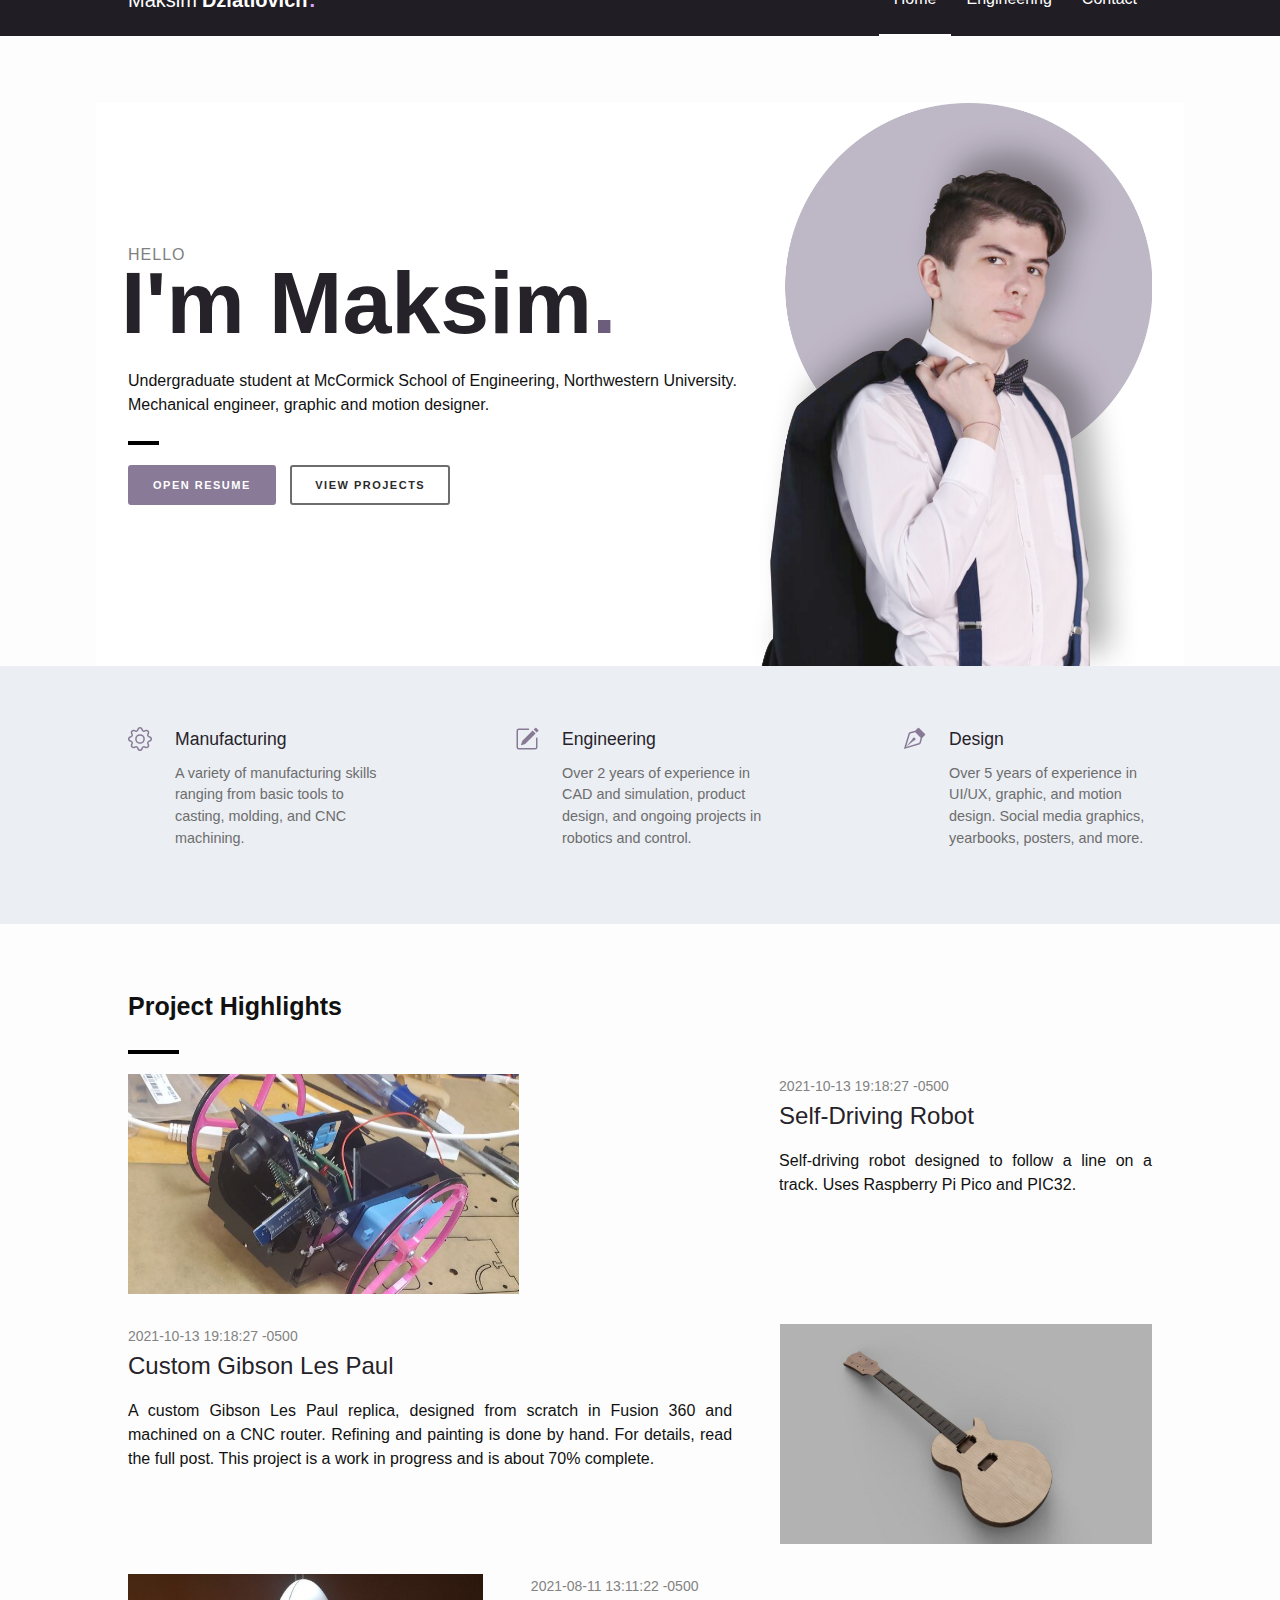
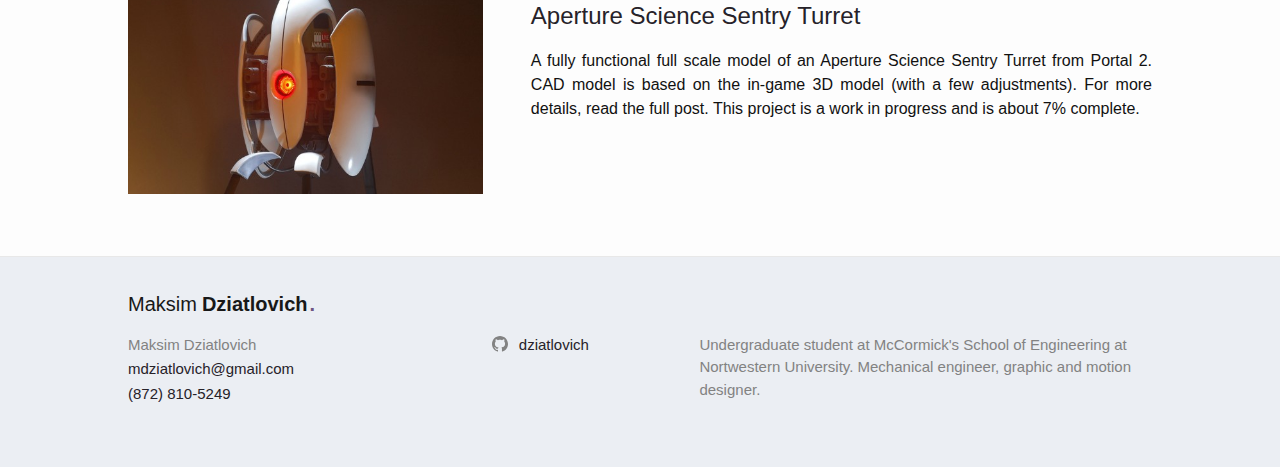
<file: index.html>
<!DOCTYPE html>
<html lang="en">

    <head>
        <meta charset="utf-8">
        <title>Maksim Dziatlovich</title>
        <meta name="viewport" content="width=device-width, initial-scale=1">
        <meta http-equiv="X-UA-Compatible" content="IE=edge">
        <link rel="stylesheet" href="/assets/css/main.css">
        <link rel="stylesheet" href="/assets/css/portfolio.css">
        <link rel="stylesheet" href="/assets/css/contact.css">
        <link rel="icon" href="../favicon.png">
    </head>
    <body>
        <div class="body__container">
            <div class="header">
    <header class="site-header" role="banner">
        <div class="wrapper nav-bar">
            <div class="site-title">
                <div class="logo-wrapper-text">
                    <p class="logo-name" style="color: white; font-weight: 200;">Maksim</p>
                    <p class="logo-name" style="color: white; font-weight: 700;"> Dziatlovich</p>
                    <p class="logo-name" style="color: rgb(214, 164, 255); font-weight: 700; margin-left: -3px">.</p>
                </div>
                <a class="author" rel="author" href="/"></a>
            </div>
            <div class="site-nav">
                <div class="nav-right">
                    <a class="page-link  link-active " href="/">Home</a>
                    <a class="page-link  link-inactive " href="/projects">Engineering</a>
                    <a class="page-link  link-inactive " href="/contact">Contact</a>
                </div>
            </div>
        </div>
    </header>
    <div class="site-header--dummy"></div>

    <header class="site-header-bottom" role="banner">
        <div class="wrapper nav-bar">
            <div class="site-nav">
                <div class="nav-right">
                    <a class="page-link" href="/">
                        <img
                            width="19px"
                            class="filter-white-svg"
                            src=" /assets/icons/house-door-fill.svg "
                        />
                    </a>
                    <a class="page-link" href="/projects">
                        <img
                            width="19px"
                            class="filter-white-svg"
                            src=" /assets/icons/gear.svg "
                        />
                    </a>
                    <a class="page-link" href="/contact">
                        <img
                            width="19px"
                            class="filter-white-svg"
                            src=" /assets/icons/telephone.svg "
                        />
                    </a>
                </div>
            </div>
        </div>
    </header>
</div>

            <div class="body__container__main">
                <subheader class="showcase body__container--content">
    <div class="wrapper-sc">
        <div class="name">
            <div class="regular-text">
                <p style="font-size: 16px; letter-spacing: 1px; color: gray">HELLO</p>
            </div>
            <div class="large-text">
                <span>I'm Maksim</span><span style="color: #6c5d7c;">.</span>
            </div>
            <p class="sub-title">
                <p>Undergraduate student at McCormick School of Engineering, Northwestern University. Mechanical engineer, graphic and motion designer.</p>

            </p>
        </div>
        <div class="separator">
        </div>
        <div class="actions">
            <a href="/assets/files/pdf/cv.pdf" target="_blank" rel="noopener noreferrer">
                <button class="filled" style="margin-right: 10px;">
                    <p>OPEN RESUME</p>
                </button>
            </a>
            <a href="/projects/">
                <button class="empty">
                    <p>VIEW PROJECTS</p>
                </button>
            </a>
        </div>
    </div>
    <div class="profile">
        <img width="400px" src="assets/files/png/profile.png" />
    </div>
</subheader>
<div class="highlights">
    <div class="wrapper hl">
        <div class="item">
            <div class="icon">
                <img class="filter-link-active" src="assets/icons/gear.svg" />
            </div>
            <div class="text">
                <h3 class="title">Manufacturing</h3>
                <p>
                    A variety of manufacturing skills ranging from basic tools to casting, molding, and CNC machining.
                </p>
            </div>
        </div>
        <div class="item">
            <div class="icon">
                <img class="filter-link-active" src="assets/icons/pencil-square.svg" />
            </div>
            <div class="text">
                <h3 class="title">Engineering</h3>
                <p>
                    Over 2 years of experience in CAD and simulation, product design, and ongoing projects in robotics and control.
                </p>
            </div>
        </div>
        <div class="item">
            <div class="icon">
                <img class="filter-link-active" src="assets/icons/vector-pen.svg" />
            </div>
            <div class="text">
                <h3 class="title">Design</h3>
                <p>Over 5 years of experience in UI/UX, graphic, and motion design. Social media graphics, yearbooks, posters, and more.</p>
            </div>
        </div>
    </div>
</div>
<main class="page-content body__container--content" aria-label="Content">
    <div class="wrapper">
        <div class="home">
            <h2 class="post-list-heading">Project Highlights</h2>
            <div class="separator">
            </div>
            <ul class="post-list">
                
                <li class="highlight-obj">
                    <div class="cover">
                        <img src="/assets/files/jpg/self-driving-1.jpg" />
                    </div>
                    <div class="right">
                        <span class="post-meta">2021-10-13 19:18:27 -0500</span>
                        <h3>
                            <a class="post-link" href="/jekyll/update/2021/10/13/self-driving-robot.html">
                                Self-Driving Robot
                            </a>
                        </h3>
                        <p>
                            Self-driving robot designed to follow a line on a track. Uses Raspberry Pi Pico and PIC32.
                        </p>
                    </div>
                </li>
                
                <li class="highlight-obj">
                    <div class="cover">
                        <img src="/assets/files/jpg/les-paul-1.jpg" />
                    </div>
                    <div class="right">
                        <span class="post-meta">2021-10-13 19:18:27 -0500</span>
                        <h3>
                            <a class="post-link" href="/jekyll/update/2021/10/13/les-paul.html">
                                Custom Gibson Les Paul
                            </a>
                        </h3>
                        <p>
                            A custom Gibson Les Paul replica, designed from scratch in Fusion 360 and machined on a CNC router. Refining and painting is done by hand. For details, read the full post. This project is a work in progress and is about 70% complete.
                        </p>
                    </div>
                </li>
                
                <li class="highlight-obj">
                    <div class="cover">
                        <img src="/assets/files/jpg/turret-1.jpg" />
                    </div>
                    <div class="right">
                        <span class="post-meta">2021-08-11 13:11:22 -0500</span>
                        <h3>
                            <a class="post-link" href="/jekyll/update/2021/08/11/sentry-turret.html">
                                Aperture Science Sentry Turret
                            </a>
                        </h3>
                        <p>
                            A fully functional full scale model of an Aperture Science Sentry Turret from Portal 2. CAD model is based on the in-game 3D model (with a few adjustments). For more details, read the full post. This project is a work in progress and is about 7% complete.
                        </p>
                    </div>
                </li>
                
            </ul>
        </div>
    </div>
</main>
            </div>
            
            <footer class="site-footer h-card">
    <div class="wrapper footer__container">
        <div class="footer-heading">
            <div class="logo-wrapper-text">
                <p class="logo-name" style="color: rgb(24, 24, 24); font-weight: 400;">Maksim</p>
                <p class="logo-name" style="color: rgb(24, 24, 24); font-weight: 700;"> Dziatlovich</p>
                <p class="logo-name" style="color: rgb(110, 84, 131); font-weight: 700; margin-left: -3px">.</p>
            </div>
        </div>

        <div class="footer-col-wrapper">
            <div class="footer-col footer-col-1">
                <ul class="contact-list">
                    <li class="p-name">Maksim Dziatlovich</li>
                    <li><a class="u-email" href="mailto:mdziatlovich@gmail.com">mdziatlovich@gmail.com</a></li>
                    <li class="p-name"><a href="tel:872-810-5249">(872) 810-5249</a></li>
                </ul>
            </div>

            <div class="footer-col footer-col-2">
                <ul class="social-media-list">
                    <li><a href="https://github.com/dziatlovich"><svg class="svg-icon"><use xlink:href="/assets/minima-social-icons.svg#github"></use></svg> <span class="username">dziatlovich</span></a></li>
                    <!-- <li><a href="https://www.twitter.com/bakasigma"><svg class="svg-icon"><use xlink:href="/assets/minima-social-icons.svg#twitter"></use></svg> <span class="username">bakasigma</span></a></li> -->
                </ul>
            </div>

            <div class="footer-col footer-col-3">
                <p>Undergraduate student at McCormick&#39;s School of Engineering at Nortwestern University. Mechanical engineer, graphic and motion designer.</p>
            </div>
        </div>
    </div>
</footer>
        </div>
    </body>
    
</html>
</file>
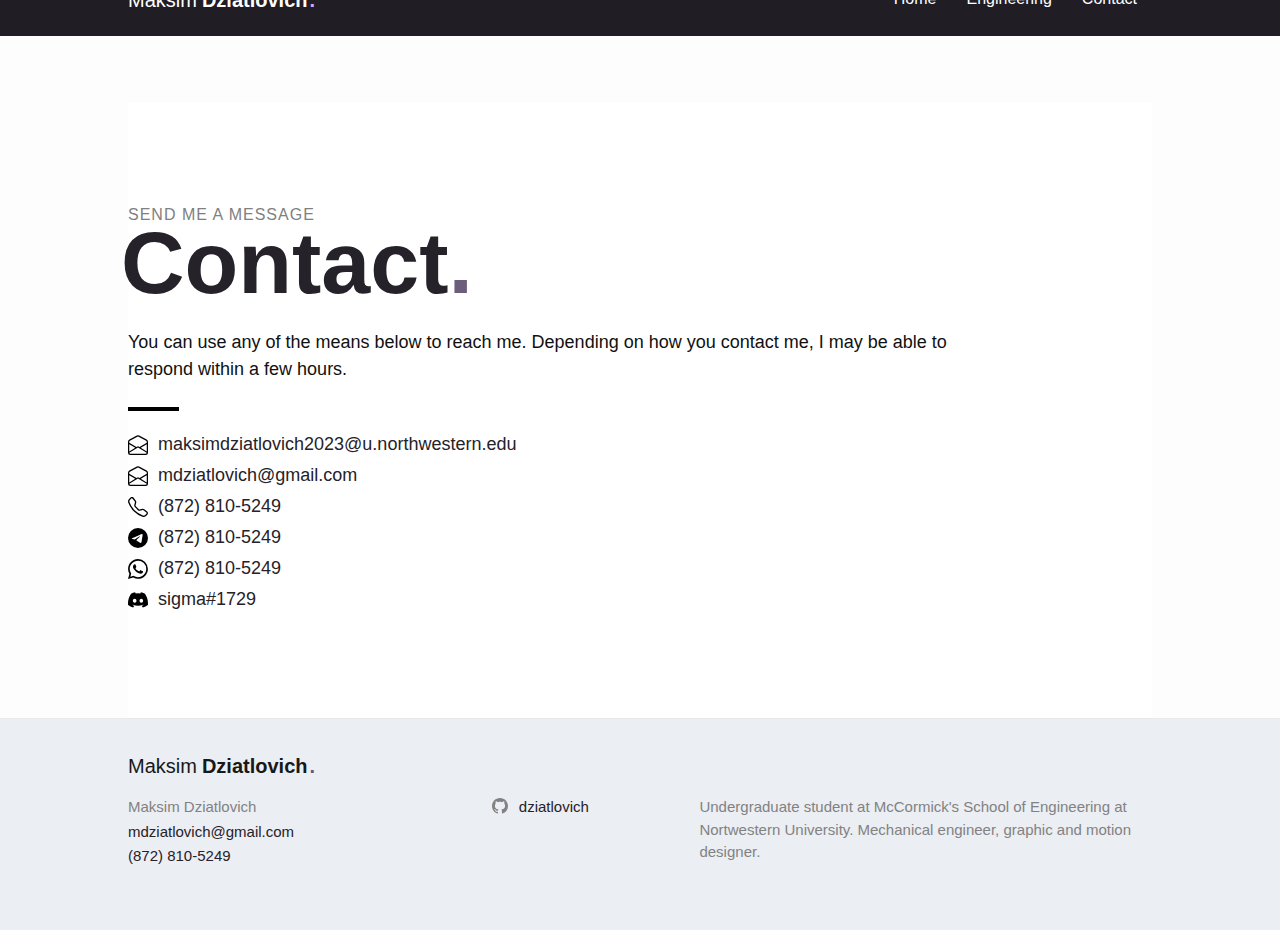
<file: contact/index.html>
<!DOCTYPE html>
<html lang="en">

    <head>
        <meta charset="utf-8">
        <title>Maksim Dziatlovich</title>
        <meta name="viewport" content="width=device-width, initial-scale=1">
        <meta http-equiv="X-UA-Compatible" content="IE=edge">
        <link rel="stylesheet" href="/assets/css/main.css">
        <link rel="stylesheet" href="/assets/css/portfolio.css">
        <link rel="stylesheet" href="/assets/css/contact.css">
        <link rel="icon" href="../favicon.png">
    </head>
    <body>
        <div class="body__container">
            <div class="header">
    <header class="site-header" role="banner">
        <div class="wrapper nav-bar">
            <div class="site-title">
                <div class="logo-wrapper-text">
                    <p class="logo-name" style="color: white; font-weight: 200;">Maksim</p>
                    <p class="logo-name" style="color: white; font-weight: 700;"> Dziatlovich</p>
                    <p class="logo-name" style="color: rgb(214, 164, 255); font-weight: 700; margin-left: -3px">.</p>
                </div>
                <a class="author" rel="author" href="/"></a>
            </div>
            <div class="site-nav">
                <div class="nav-right">
                    <a class="page-link  link-inactive " href="/">Home</a>
                    <a class="page-link  link-inactive " href="/projects">Engineering</a>
                    <a class="page-link  link-inactive " href="/contact">Contact</a>
                </div>
            </div>
        </div>
    </header>
    <div class="site-header--dummy"></div>

    <header class="site-header-bottom" role="banner">
        <div class="wrapper nav-bar">
            <div class="site-nav">
                <div class="nav-right">
                    <a class="page-link" href="/">
                        <img
                            width="19px"
                            class="filter-white-svg"
                            src=" /assets/icons/house-door.svg "
                        />
                    </a>
                    <a class="page-link" href="/projects">
                        <img
                            width="19px"
                            class="filter-white-svg"
                            src=" /assets/icons/gear.svg "
                        />
                    </a>
                    <a class="page-link" href="/contact">
                        <img
                            width="19px"
                            class="filter-white-svg"
                            src=" /assets/icons/telephone.svg "
                        />
                    </a>
                </div>
            </div>
        </div>
    </header>
</div>

            <div class="body__container__main">
                <subheader class="showcase" style="padding: 90px 0px">
    <div class="wrapper">
        <div class="name">
            <div class="regular-text">
                <p style="font-size: 16px; letter-spacing: 1px; color: gray">SEND ME A MESSAGE</p>
            </div>
            <div class="large-text">
                <span>Contact</span><span style="color: #6c5d7c;">.</span>
            </div>
            <p class="sub-title">
                You can use any of the means below to reach me. Depending on how you contact me, I may be able to respond within a few hours.
            </p>
        </div>
        <div class="separator">
        </div>
        <div class="actions">
            <ul class="contact-list">
                <li><img width="20px" style="margin-right: 10px;" src="../assets/icons/envelope-open.svg" /><a class="u-email" href="mailto:maksimdziatlovich2023@u.northwestern.edu">maksimdziatlovich2023@u.northwestern.edu</a></li>
                <li><img width="20px" style="margin-right: 10px;" src="../assets/icons/envelope-open.svg" /><a class="u-email" href="mailto:mdziatlovich@gmail.com">mdziatlovich@gmail.com</a></li>
                <li class="p-name"><img width="20px" style="margin-right: 10px;" src="../assets/icons/telephone.svg" /><a href="tel:872-810-5249">(872) 810-5249</a></li>
                <li class="p-name"><img width="20px" style="margin-right: 10px;" src="../assets/icons/telegram.svg" /><a href="tel:872-810-5249">(872) 810-5249</a></li>
                <li class="p-name"><img width="20px" style="margin-right: 10px;" src="../assets/icons/whatsapp.svg" /><a href="tel:872-810-5249">(872) 810-5249</a></li>
                <li class="p-name"><img width="20px" style="margin-right: 10px;" src="../assets/icons/discord.svg" /><a>sigma#1729</a></li>
            </ul>
        </div>
    </div>
</subheader>
            </div>
            
            <footer class="site-footer h-card">
    <div class="wrapper footer__container">
        <div class="footer-heading">
            <div class="logo-wrapper-text">
                <p class="logo-name" style="color: rgb(24, 24, 24); font-weight: 400;">Maksim</p>
                <p class="logo-name" style="color: rgb(24, 24, 24); font-weight: 700;"> Dziatlovich</p>
                <p class="logo-name" style="color: rgb(110, 84, 131); font-weight: 700; margin-left: -3px">.</p>
            </div>
        </div>

        <div class="footer-col-wrapper">
            <div class="footer-col footer-col-1">
                <ul class="contact-list">
                    <li class="p-name">Maksim Dziatlovich</li>
                    <li><a class="u-email" href="mailto:mdziatlovich@gmail.com">mdziatlovich@gmail.com</a></li>
                    <li class="p-name"><a href="tel:872-810-5249">(872) 810-5249</a></li>
                </ul>
            </div>

            <div class="footer-col footer-col-2">
                <ul class="social-media-list">
                    <li><a href="https://github.com/dziatlovich"><svg class="svg-icon"><use xlink:href="/assets/minima-social-icons.svg#github"></use></svg> <span class="username">dziatlovich</span></a></li>
                    <!-- <li><a href="https://www.twitter.com/bakasigma"><svg class="svg-icon"><use xlink:href="/assets/minima-social-icons.svg#twitter"></use></svg> <span class="username">bakasigma</span></a></li> -->
                </ul>
            </div>

            <div class="footer-col footer-col-3">
                <p>Undergraduate student at McCormick&#39;s School of Engineering at Nortwestern University. Mechanical engineer, graphic and motion designer.</p>
            </div>
        </div>
    </div>
</footer>
        </div>
    </body>
    
</html>
</file>
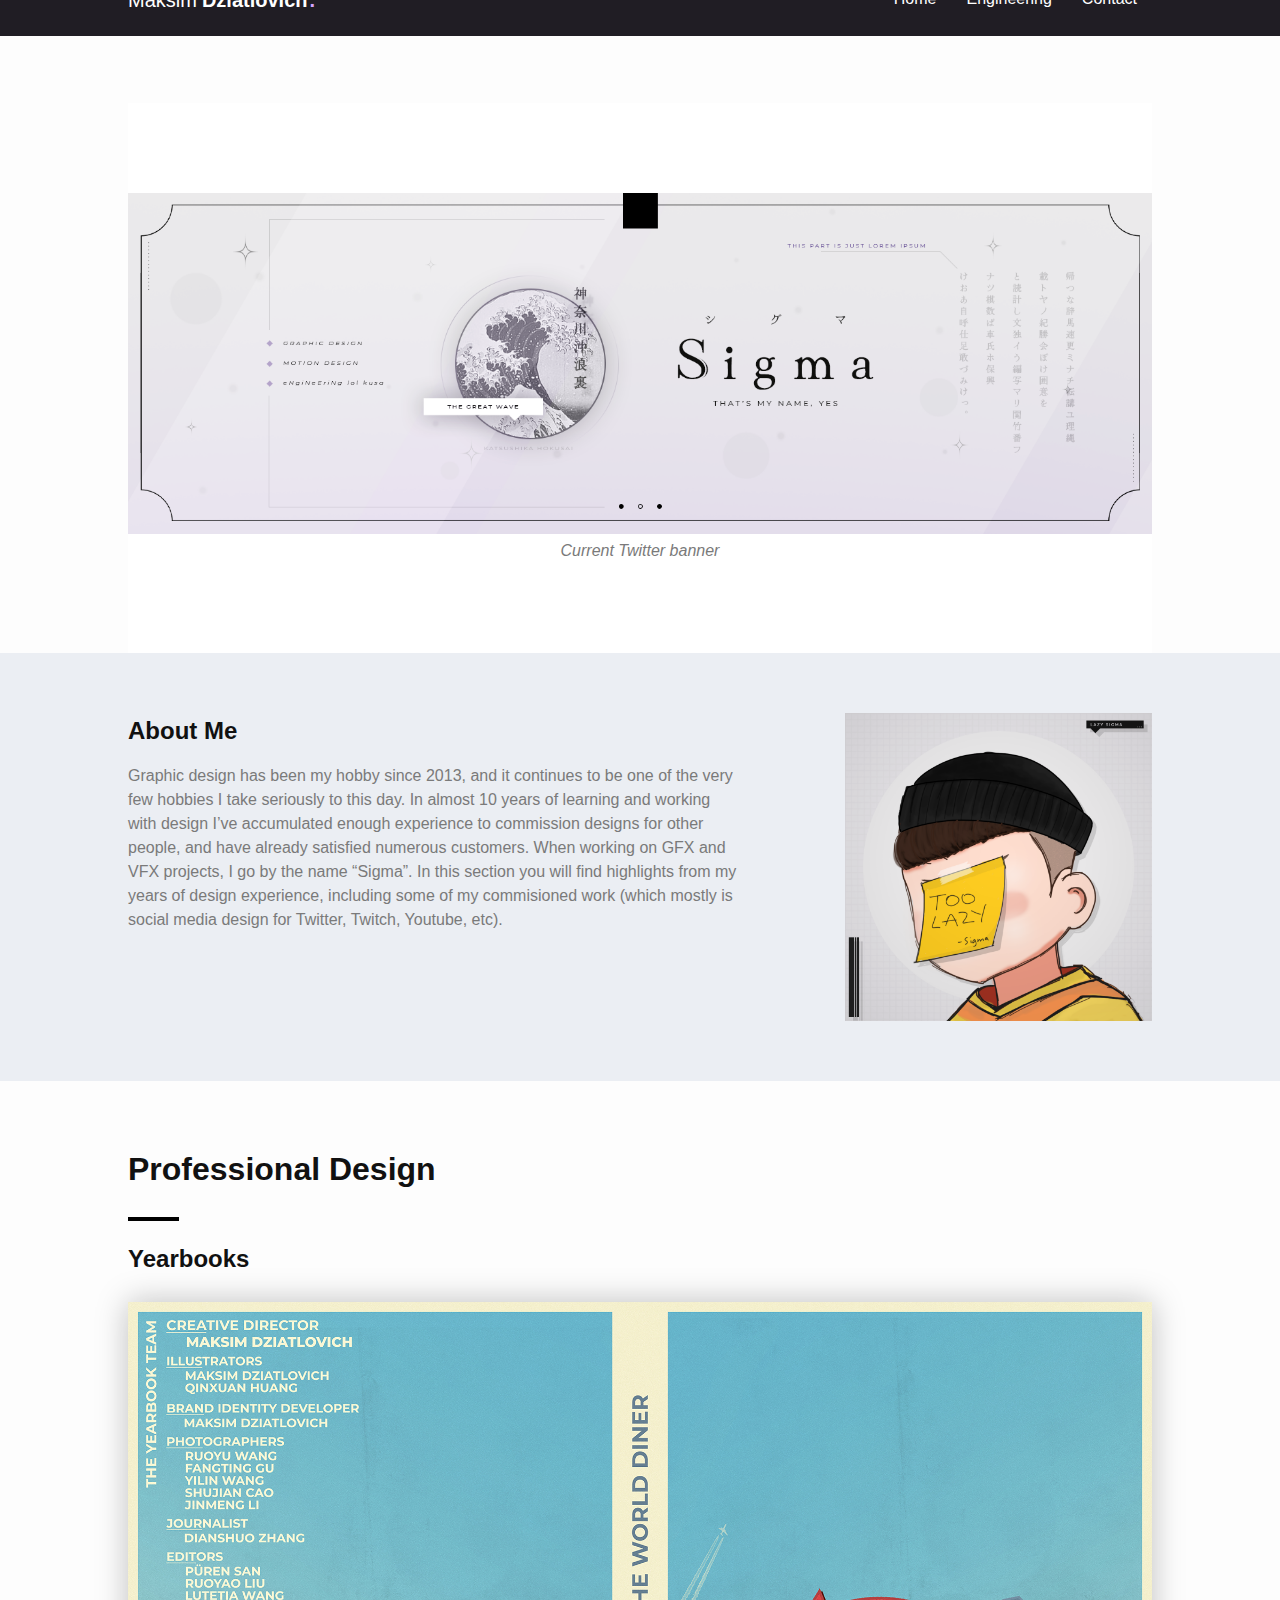
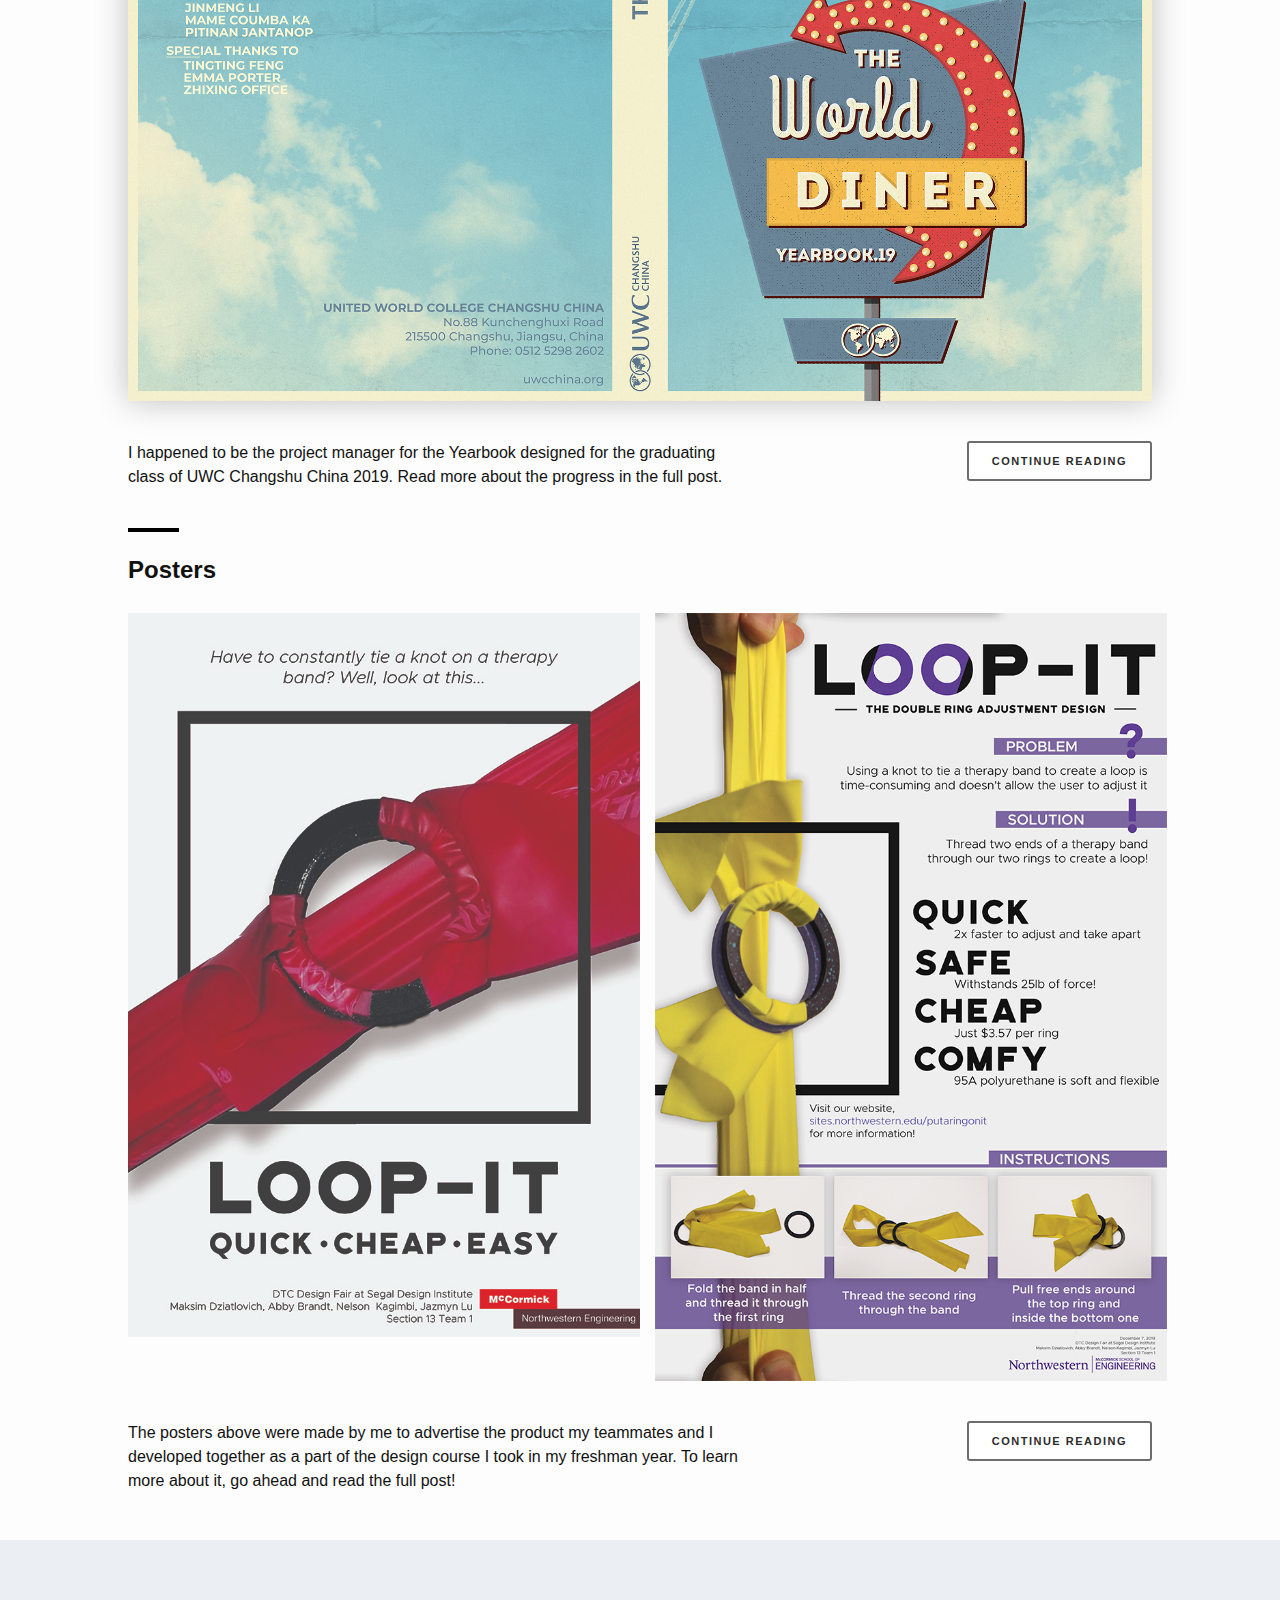
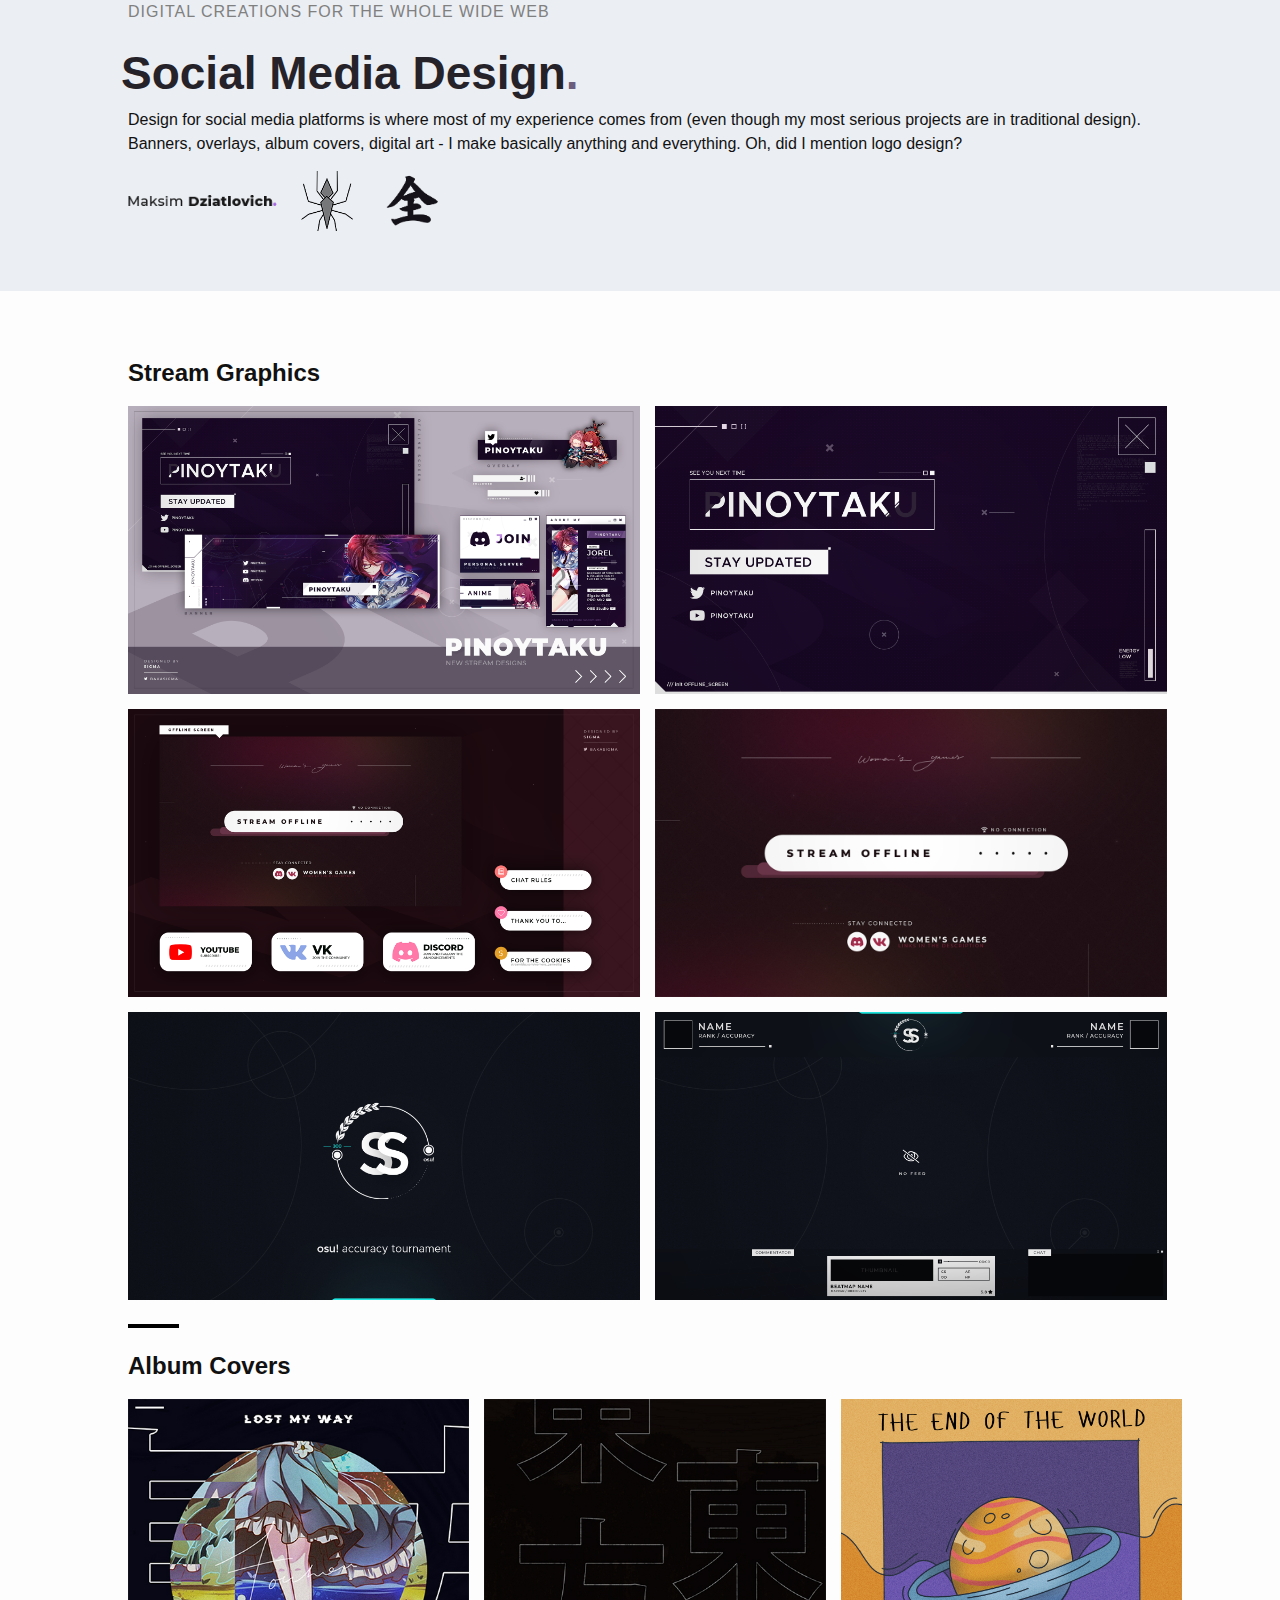
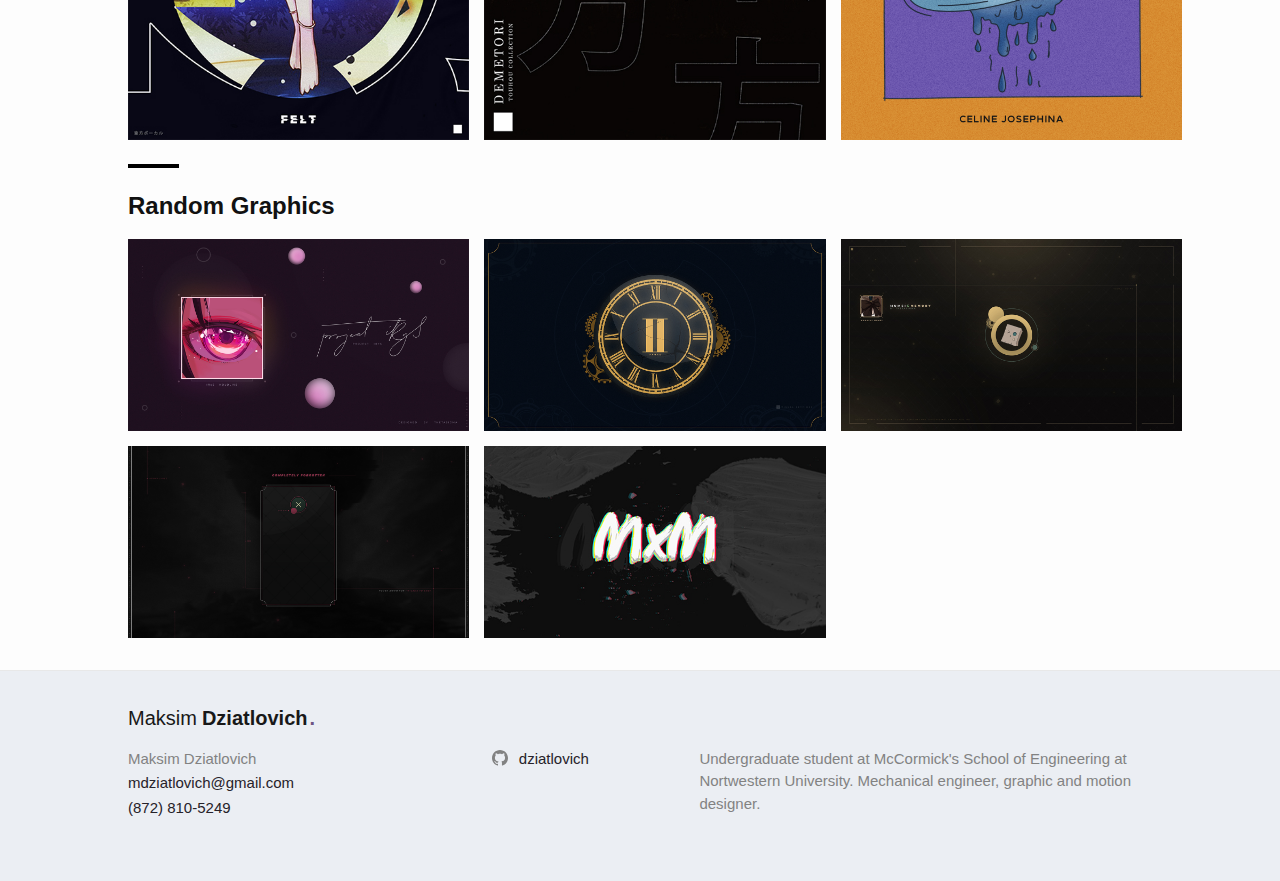
<file: portfolio/index.html>
<!DOCTYPE html>
<html lang="en">

    <head>
        <meta charset="utf-8">
        <title>Maksim Dziatlovich</title>
        <meta name="viewport" content="width=device-width, initial-scale=1">
        <meta http-equiv="X-UA-Compatible" content="IE=edge">
        <link rel="stylesheet" href="/assets/css/main.css">
        <link rel="stylesheet" href="/assets/css/portfolio.css">
        <link rel="stylesheet" href="/assets/css/contact.css">
        <link rel="icon" href="../favicon.png">
    </head>
    <body>
        <div class="body__container">
            <div class="header">
    <header class="site-header" role="banner">
        <div class="wrapper nav-bar">
            <div class="site-title">
                <div class="logo-wrapper-text">
                    <p class="logo-name" style="color: white; font-weight: 200;">Maksim</p>
                    <p class="logo-name" style="color: white; font-weight: 700;"> Dziatlovich</p>
                    <p class="logo-name" style="color: rgb(214, 164, 255); font-weight: 700; margin-left: -3px">.</p>
                </div>
                <a class="author" rel="author" href="/"></a>
            </div>
            <div class="site-nav">
                <div class="nav-right">
                    <a class="page-link  link-inactive " href="/">Home</a>
                    <a class="page-link  link-inactive " href="/projects">Engineering</a>
                    <!-- <a class="page-link  link-inactive " href="/portfolio">Design</a> -->
                    <a class="page-link  link-inactive " href="/contact">Contact</a>
                </div>
            </div>
        </div>
    </header>
    <div class="site-header--dummy"></div>

    <header class="site-header-bottom" role="banner">
        <div class="wrapper nav-bar">
            <div class="site-nav">
                <div class="nav-right">
                    <a class="page-link" href="/">
                        <img
                            width="19px"
                            class="filter-white-svg"
                            src=" /assets/icons/house-door.svg "
                        />
                    </a>
                    <a class="page-link" href="/projects">
                        <img
                            width="19px"
                            class="filter-white-svg"
                            src=" /assets/icons/gear.svg "
                        />
                    </a>
                    <a class="page-link" href="/portfolio">
                        <img
                            width="19px"
                            class="filter-white-svg"
                            src=" /assets/icons/pencil.svg "
                        />
                    </a>
                    <a class="page-link" href="/contact">
                        <img
                            width="19px"
                            class="filter-white-svg"
                            src=" /assets/icons/telephone.svg "
                        />
                    </a>
                </div>
            </div>
        </div>
    </header>
</div>

            <div class="body__container__main">
                <subheader class="showcase" style="padding: 90px 0px">
    <div class="wrapper">
        <div class="banner">
            <img style="margin-bottom: 5px;" src="../assets/files/png/banner2.png" />
            <p>Current Twitter banner</p>
        </div>
    </div>
</subheader>
<div class="highlights">
    <div class="wrapper hl">
        <div class="about-me">
            <div class="text-block">
                <h2>About Me</h2>
                <p> 
                    <p>Graphic design has been my hobby since 2013, and it continues to be one of the very few hobbies I take seriously to this day. In almost 10 years of learning and working with design I’ve accumulated enough experience to commission designs for other people, and have already satisfied numerous customers. When working on GFX and VFX projects, I go by the name “Sigma”. In this section you will find highlights from my years of design experience, including some of my commisioned work (which mostly is social media design for Twitter, Twitch, Youtube, etc).</p>

                </p>
            </div>
            <div class="image">
                <img src="../pages/portfolio/images/avatar.png" />
            </div>
        </div>
    </div>
</div>
<main class="page-content" aria-label="Content">
    <div class="wrapper">
        <div class="section-header">
            <h1>Professional Design</p>
        </div>
        <div class="separator">
        </div>
        <div class="section-title">
            <h2>Yearbooks</p>
        </div>
        <div class="grid col-1">
            <div class="item">
                <img style="box-shadow: rgb(190, 190, 190) 0 0 30px;" src="../pages/portfolio/images/yearbook-2019.jpg" />
                <div class="text">
                    <p>I happened to be the project manager for the Yearbook designed for the graduating class of UWC Changshu China 2019. Read more about the progress in the full post.</p>
                    <button class="empty">CONTINUE READING</button>
                </div>
            </div>
        </div>
        <div class="separator">
        </div>
        <div class="section-title">
            <h2>Posters</p>
        </div>
        <div class="grid col-1">
            <div class="item">
                <div class="grid col-2">
                    <img src="../pages/portfolio/images/dtc-poster-1.jpg" />
                    <img src="../pages/portfolio/images/dtc-poster-2.png" />
                </div>
                <div class="text">
                    <p>The posters above were made by me to advertise the product my teammates and I developed together as a part of the design course I took in my freshman year. To learn more about it, go ahead and read the full post!</p>
                    <button class="empty">CONTINUE READING</button>
                </div>
            </div>
        </div>
    </div>
</main>
<div class="highlights">
    <div class="wrapper">
        <div class="name">
            <div class="regular-text">
                <p style="font-size: 16px; letter-spacing: 1px; color: gray">DIGITAL CREATIONS FOR THE WHOLE WIDE WEB</p>
            </div>
            <div class="large-text">
                <span>Social Media Design</span><span style="color: #6c5d7c;">.</span>
            </div>
            <p class="sub-title">
                Design for social media platforms is where most of my experience comes from (even though my most serious projects are in traditional design). Banners, overlays, album covers, digital art - I make basically anything and everything. Oh, did I mention logo
                design?
            </p>
        </div>
        <div class="grid col-6 aligned">
            <img src="../pages/portfolio/images/logo-maksim.png" />
            <img width="60px" src="../pages/portfolio/images/logo-iar.png" />
            <img width="60px" src="../pages/portfolio/images/logo-zenbu.png" />
        </div>
    </div>
</div>
<main class="page-content" aria-label="Content">
    <div class="wrapper">
        <div class="section-title">
            <h2>Stream Graphics</h2>
        </div>
        <div class="grid col-2">
            <img src="../pages/portfolio/images/po-full.png" />
            <img src="../pages/portfolio/images/po-offline.png" />
            <img src="../pages/portfolio/images/wg-full.png" />
            <img src="../pages/portfolio/images/wg-offline.jpg" />
            <img src="../pages/portfolio/images/ss-starting.png" />
            <img src="../pages/portfolio/images/ss-overlay.png" />
        </div>
        <div class="separator">
        </div>
        <div class="section-title">
            <h2>Album Covers</h2>
        </div>
        <div class="grid col-3">
            <img src="../pages/portfolio/images/album-felt-lost-my-way.jpg" />
            <img src="../pages/portfolio/images/album-demetori.jpg" />
            <img src="../pages/portfolio/images/album-celine.png" />
        </div>
        <div class="separator">
        </div>
        <div class="section-title">
            <h2>Random Graphics</h2>
        </div>
        <div class="grid col-3">
            <img src="../pages/portfolio/images/osu-irys-bg.jpg" />
            <img src="../pages/portfolio/images/osu-kronii-pause.jpg" />
            <img src="../pages/portfolio/images/osu-mumei-bg.jpg" />
            <img src="../pages/portfolio/images/osu-mumei-pause.jpg" />
            <img src="../pages/portfolio/images/MxM.jpg" />
        </div>
    </div>
</main>

            </div>
            
            <footer class="site-footer h-card">
    <div class="wrapper footer__container">
        <div class="footer-heading">
            <div class="logo-wrapper-text">
                <p class="logo-name" style="color: rgb(24, 24, 24); font-weight: 400;">Maksim</p>
                <p class="logo-name" style="color: rgb(24, 24, 24); font-weight: 700;"> Dziatlovich</p>
                <p class="logo-name" style="color: rgb(110, 84, 131); font-weight: 700; margin-left: -3px">.</p>
            </div>
        </div>

        <div class="footer-col-wrapper">
            <div class="footer-col footer-col-1">
                <ul class="contact-list">
                    <li class="p-name">Maksim Dziatlovich</li>
                    <li><a class="u-email" href="mailto:mdziatlovich@gmail.com">mdziatlovich@gmail.com</a></li>
                    <li class="p-name"><a href="tel:872-810-5249">(872) 810-5249</a></li>
                </ul>
            </div>

            <div class="footer-col footer-col-2">
                <ul class="social-media-list">
                    <li><a href="https://github.com/dziatlovich"><svg class="svg-icon"><use xlink:href="/assets/minima-social-icons.svg#github"></use></svg> <span class="username">dziatlovich</span></a></li>
                    <!-- <li><a href="https://www.twitter.com/bakasigma"><svg class="svg-icon"><use xlink:href="/assets/minima-social-icons.svg#twitter"></use></svg> <span class="username">bakasigma</span></a></li> -->
                </ul>
            </div>

            <div class="footer-col footer-col-3">
                <p>Undergraduate student at McCormick&#39;s School of Engineering at Nortwestern University. Mechanical engineer, graphic and motion designer.</p>
            </div>
        </div>
    </div>
</footer>
        </div>
    </body>
    
</html>
</file>
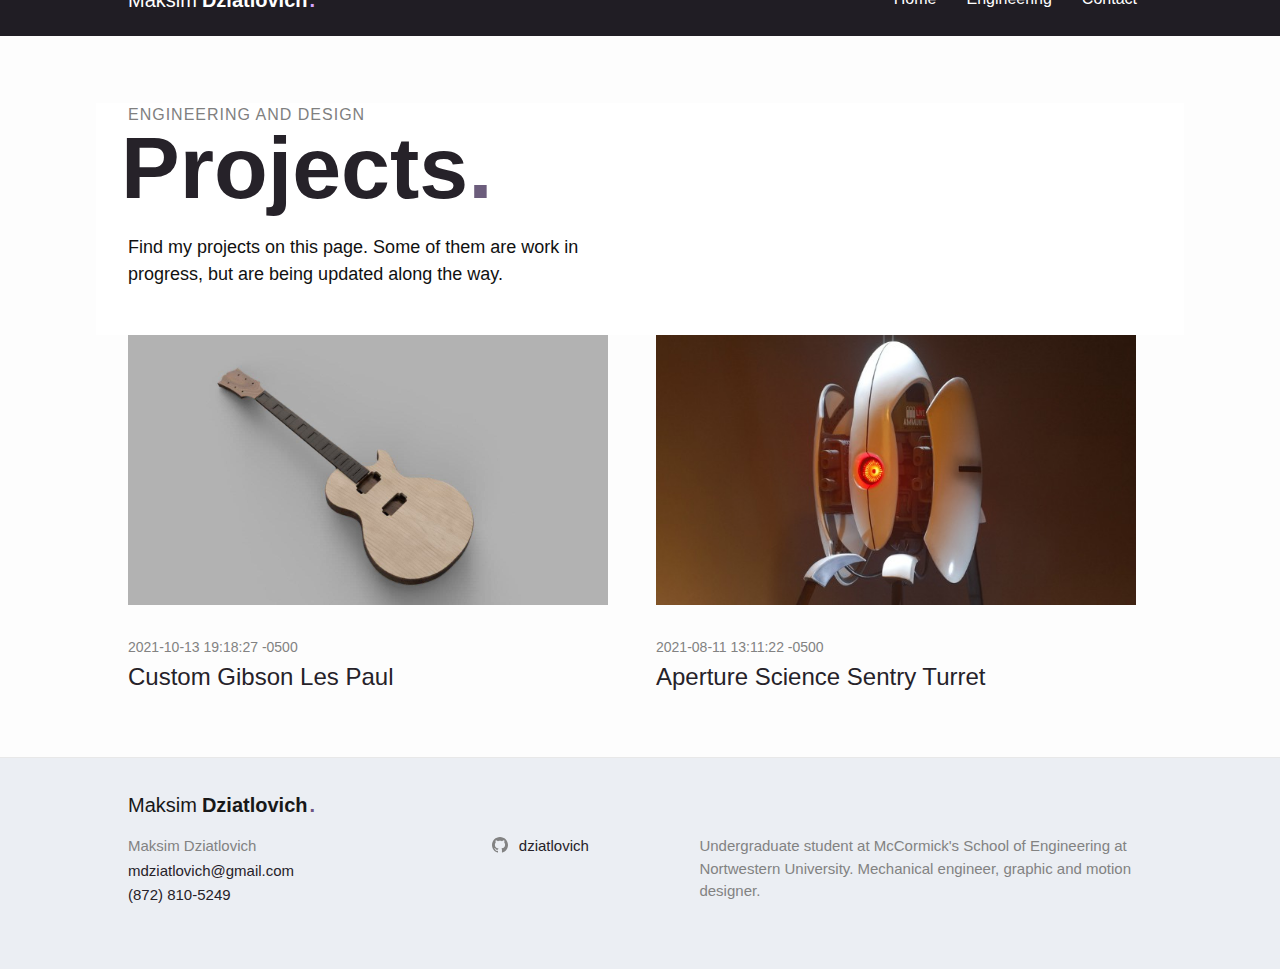
<file: projects/index.html>
<!DOCTYPE html>
<html lang="en">

    <head>
        <meta charset="utf-8">
        <title>Maksim Dziatlovich</title>
        <meta name="viewport" content="width=device-width, initial-scale=1">
        <meta http-equiv="X-UA-Compatible" content="IE=edge">
        <link rel="stylesheet" href="/assets/css/main.css">
        <link rel="stylesheet" href="/assets/css/portfolio.css">
        <link rel="stylesheet" href="/assets/css/contact.css">
        <link rel="icon" href="../favicon.png">
    </head>
    <body>
        <div class="body__container">
            <div class="header">
    <header class="site-header" role="banner">
        <div class="wrapper nav-bar">
            <div class="site-title">
                <div class="logo-wrapper-text">
                    <p class="logo-name" style="color: white; font-weight: 200;">Maksim</p>
                    <p class="logo-name" style="color: white; font-weight: 700;"> Dziatlovich</p>
                    <p class="logo-name" style="color: rgb(214, 164, 255); font-weight: 700; margin-left: -3px">.</p>
                </div>
                <a class="author" rel="author" href="/"></a>
            </div>
            <div class="site-nav">
                <div class="nav-right">
                    <a class="page-link  link-inactive " href="/">Home</a>
                    <a class="page-link  link-inactive " href="/projects">Engineering</a>
                    <!-- <a class="page-link  link-inactive " href="/portfolio">Design</a> -->
                    <a class="page-link  link-inactive " href="/contact">Contact</a>
                </div>
            </div>
        </div>
    </header>
    <div class="site-header--dummy"></div>

    <header class="site-header-bottom" role="banner">
        <div class="wrapper nav-bar">
            <div class="site-nav">
                <div class="nav-right">
                    <a class="page-link" href="/">
                        <img
                            width="19px"
                            class="filter-white-svg"
                            src=" /assets/icons/house-door.svg "
                        />
                    </a>
                    <a class="page-link" href="/projects">
                        <img
                            width="19px"
                            class="filter-white-svg"
                            src=" /assets/icons/gear.svg "
                        />
                    </a>
                    <a class="page-link" href="/portfolio">
                        <img
                            width="19px"
                            class="filter-white-svg"
                            src=" /assets/icons/pencil.svg "
                        />
                    </a>
                    <a class="page-link" href="/contact">
                        <img
                            width="19px"
                            class="filter-white-svg"
                            src=" /assets/icons/telephone.svg "
                        />
                    </a>
                </div>
            </div>
        </div>
    </header>
</div>

            <div class="body__container__main">
                <subheader class="showcase-projects body__container--content">
    <div class="wrapper-sc">
        <div class="name">
            <div class="regular-text">
                <p style="font-size: 16px; letter-spacing: 1px; color: gray">ENGINEERING AND DESIGN</p>
            </div>
            <div class="large-text">
                <span>Projects</span><span style="color: #6c5d7c;">.</span>
            </div>
            <p class="sub-title">
                Find my projects on this page. Some of them are work in progress, but are being updated along the way.
            </p>
        </div>
    </div>
</subheader>
<main style="padding: 0 32px 32px 32px" class="page-content body__container--content" aria-label="Content">
    <div class="wrapper">
        <div class="home">
            <ul class="post-gallery">
                
                <li><div class="cover">
                        <img src="/assets/files/jpg/les-paul-1.jpg" />
                    </div>
                    <span class="post-meta">2021-10-13 19:18:27 -0500</span>
                    <h3>
                        <a class="post-link" href="/jekyll/update/2021/10/13/les-paul.html">
                            Custom Gibson Les Paul
                        </a>
                    </h3>
                </li>
                
                <li><div class="cover">
                        <img src="/assets/files/jpg/turret-1.jpg" />
                    </div>
                    <span class="post-meta">2021-08-11 13:11:22 -0500</span>
                    <h3>
                        <a class="post-link" href="/jekyll/update/2021/08/11/sentry-turret.html">
                            Aperture Science Sentry Turret
                        </a>
                    </h3>
                </li>
                
            </ul>
        </div>
    </div>
</main>
            </div>
            
            <footer class="site-footer h-card">
    <div class="wrapper footer__container">
        <div class="footer-heading">
            <div class="logo-wrapper-text">
                <p class="logo-name" style="color: rgb(24, 24, 24); font-weight: 400;">Maksim</p>
                <p class="logo-name" style="color: rgb(24, 24, 24); font-weight: 700;"> Dziatlovich</p>
                <p class="logo-name" style="color: rgb(110, 84, 131); font-weight: 700; margin-left: -3px">.</p>
            </div>
        </div>

        <div class="footer-col-wrapper">
            <div class="footer-col footer-col-1">
                <ul class="contact-list">
                    <li class="p-name">Maksim Dziatlovich</li>
                    <li><a class="u-email" href="mailto:mdziatlovich@gmail.com">mdziatlovich@gmail.com</a></li>
                    <li class="p-name"><a href="tel:872-810-5249">(872) 810-5249</a></li>
                </ul>
            </div>

            <div class="footer-col footer-col-2">
                <ul class="social-media-list">
                    <li><a href="https://github.com/dziatlovich"><svg class="svg-icon"><use xlink:href="/assets/minima-social-icons.svg#github"></use></svg> <span class="username">dziatlovich</span></a></li>
                    <!-- <li><a href="https://www.twitter.com/bakasigma"><svg class="svg-icon"><use xlink:href="/assets/minima-social-icons.svg#twitter"></use></svg> <span class="username">bakasigma</span></a></li> -->
                </ul>
            </div>

            <div class="footer-col footer-col-3">
                <p>Undergraduate student at McCormick&#39;s School of Engineering at Nortwestern University. Mechanical engineer, graphic and motion designer.</p>
            </div>
        </div>
    </div>
</footer>
        </div>
    </body>
    
</html>
</file>
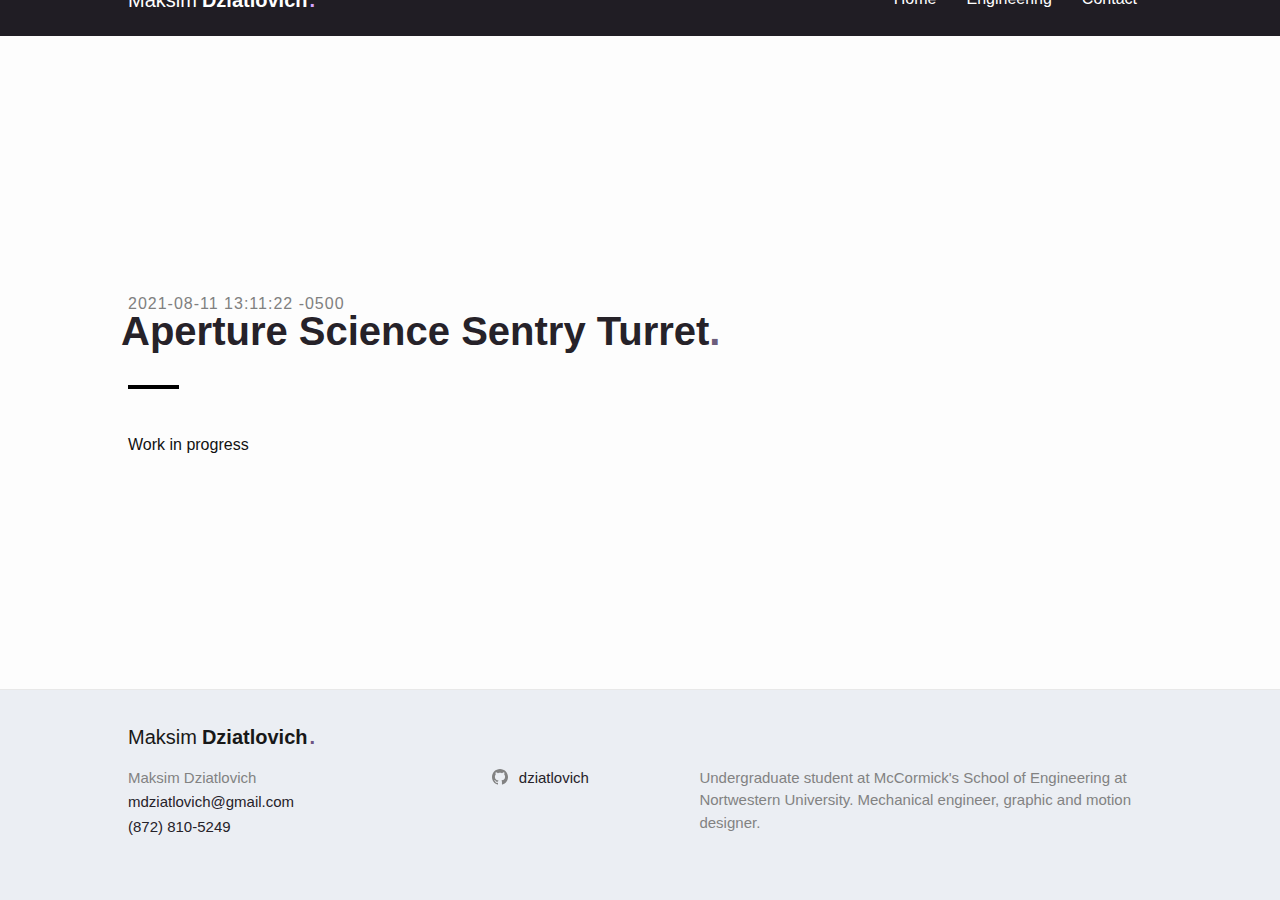
<file: jekyll/update/2021/08/11/sentry-turret.html>
<!DOCTYPE html>
<html lang="en">

    <head>
        <meta charset="utf-8">
        <title>Maksim Dziatlovich</title>
        <meta name="viewport" content="width=device-width, initial-scale=1">
        <meta http-equiv="X-UA-Compatible" content="IE=edge">
        <link rel="stylesheet" href="/assets/css/main.css">
        <link rel="stylesheet" href="/assets/css/portfolio.css">
        <link rel="stylesheet" href="/assets/css/contact.css">
        <link rel="icon" href="../favicon.png">
    </head>
    <body>
        <div class="body__container">
            <div class="header">
    <header class="site-header" role="banner">
        <div class="wrapper nav-bar">
            <div class="site-title">
                <div class="logo-wrapper-text">
                    <p class="logo-name" style="color: white; font-weight: 200;">Maksim</p>
                    <p class="logo-name" style="color: white; font-weight: 700;"> Dziatlovich</p>
                    <p class="logo-name" style="color: rgb(214, 164, 255); font-weight: 700; margin-left: -3px">.</p>
                </div>
                <a class="author" rel="author" href="/"></a>
            </div>
            <div class="site-nav">
                <div class="nav-right">
                    <a class="page-link  link-inactive " href="/">Home</a>
                    <a class="page-link  link-inactive " href="/projects">Engineering</a>
                    <!-- <a class="page-link  link-inactive " href="/portfolio">Design</a> -->
                    <a class="page-link  link-inactive " href="/contact">Contact</a>
                </div>
            </div>
        </div>
    </header>
    <div class="site-header--dummy"></div>

    <header class="site-header-bottom" role="banner">
        <div class="wrapper nav-bar">
            <div class="site-nav">
                <div class="nav-right">
                    <a class="page-link" href="/">
                        <img
                            width="19px"
                            class="filter-white-svg"
                            src=" /assets/icons/house-door.svg "
                        />
                    </a>
                    <a class="page-link" href="/projects">
                        <img
                            width="19px"
                            class="filter-white-svg"
                            src=" /assets/icons/gear.svg "
                        />
                    </a>
                    <a class="page-link" href="/portfolio">
                        <img
                            width="19px"
                            class="filter-white-svg"
                            src=" /assets/icons/pencil.svg "
                        />
                    </a>
                    <a class="page-link" href="/contact">
                        <img
                            width="19px"
                            class="filter-white-svg"
                            src=" /assets/icons/telephone.svg "
                        />
                    </a>
                </div>
            </div>
        </div>
    </header>
</div>

            <div class="body__container__main">
                <subheader class="showcase-post">
    <div class="wrapper">
        <div class="name">
            <div class="regular-text">
                <p style="font-size: 16px; letter-spacing: 1px; color: gray">2021-08-11 13:11:22 -0500</p>
            </div>
            <div class="large-text">
                <span>Aperture Science Sentry Turret</span><span style="color: #6c5d7c;">.</span>
            </div>
            <p class="sub-title">
                
            </p>
        </div>
        <div class="separator">
        </div>
    </div>
</subheader>
<main class="post-content" aria-label="Content">
    <div class="wrapper">
        <p>Work in progress</p>

    </div>
</main>

            </div>
            
            <footer class="site-footer h-card">
    <div class="wrapper footer__container">
        <div class="footer-heading">
            <div class="logo-wrapper-text">
                <p class="logo-name" style="color: rgb(24, 24, 24); font-weight: 400;">Maksim</p>
                <p class="logo-name" style="color: rgb(24, 24, 24); font-weight: 700;"> Dziatlovich</p>
                <p class="logo-name" style="color: rgb(110, 84, 131); font-weight: 700; margin-left: -3px">.</p>
            </div>
        </div>

        <div class="footer-col-wrapper">
            <div class="footer-col footer-col-1">
                <ul class="contact-list">
                    <li class="p-name">Maksim Dziatlovich</li>
                    <li><a class="u-email" href="mailto:mdziatlovich@gmail.com">mdziatlovich@gmail.com</a></li>
                    <li class="p-name"><a href="tel:872-810-5249">(872) 810-5249</a></li>
                </ul>
            </div>

            <div class="footer-col footer-col-2">
                <ul class="social-media-list">
                    <li><a href="https://github.com/dziatlovich"><svg class="svg-icon"><use xlink:href="/assets/minima-social-icons.svg#github"></use></svg> <span class="username">dziatlovich</span></a></li>
                    <!-- <li><a href="https://www.twitter.com/bakasigma"><svg class="svg-icon"><use xlink:href="/assets/minima-social-icons.svg#twitter"></use></svg> <span class="username">bakasigma</span></a></li> -->
                </ul>
            </div>

            <div class="footer-col footer-col-3">
                <p>Undergraduate student at McCormick&#39;s School of Engineering at Nortwestern University. Mechanical engineer, graphic and motion designer.</p>
            </div>
        </div>
    </div>
</footer>
        </div>
    </body>
    
</html>
</file>
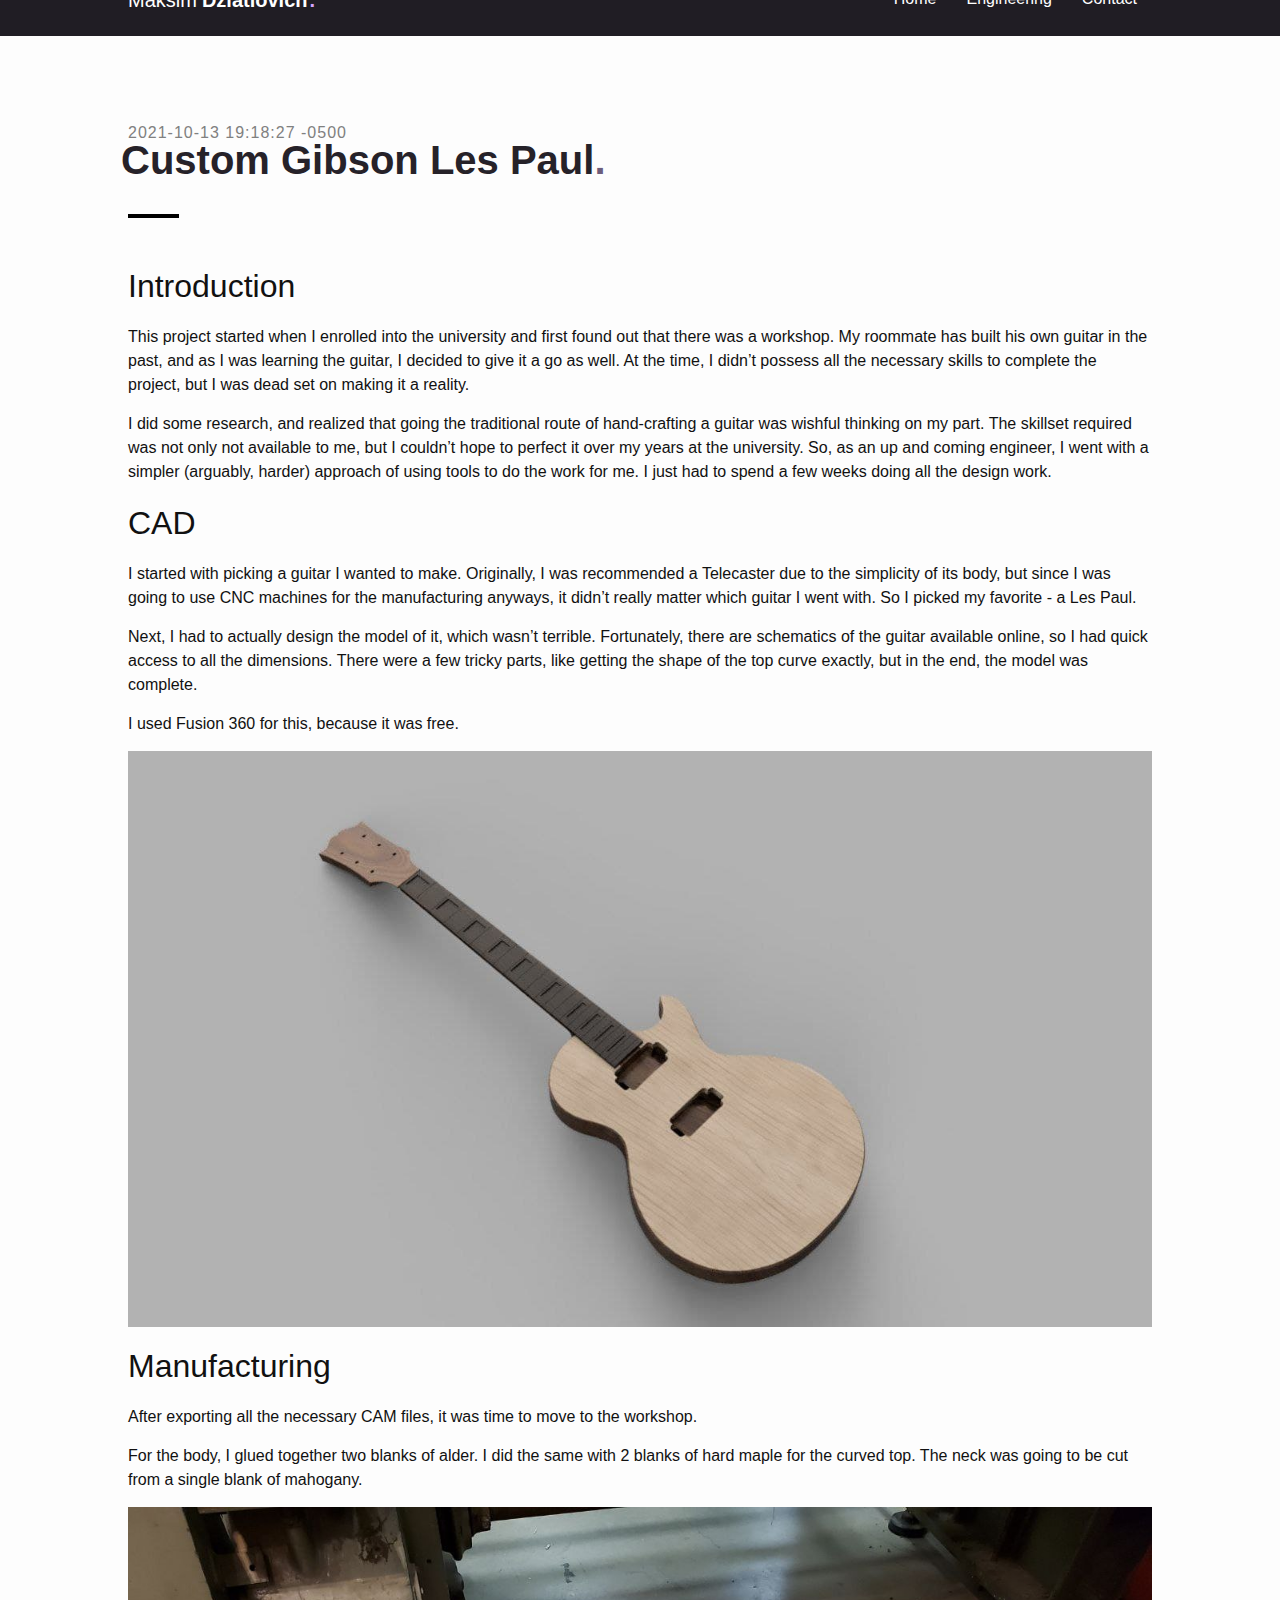
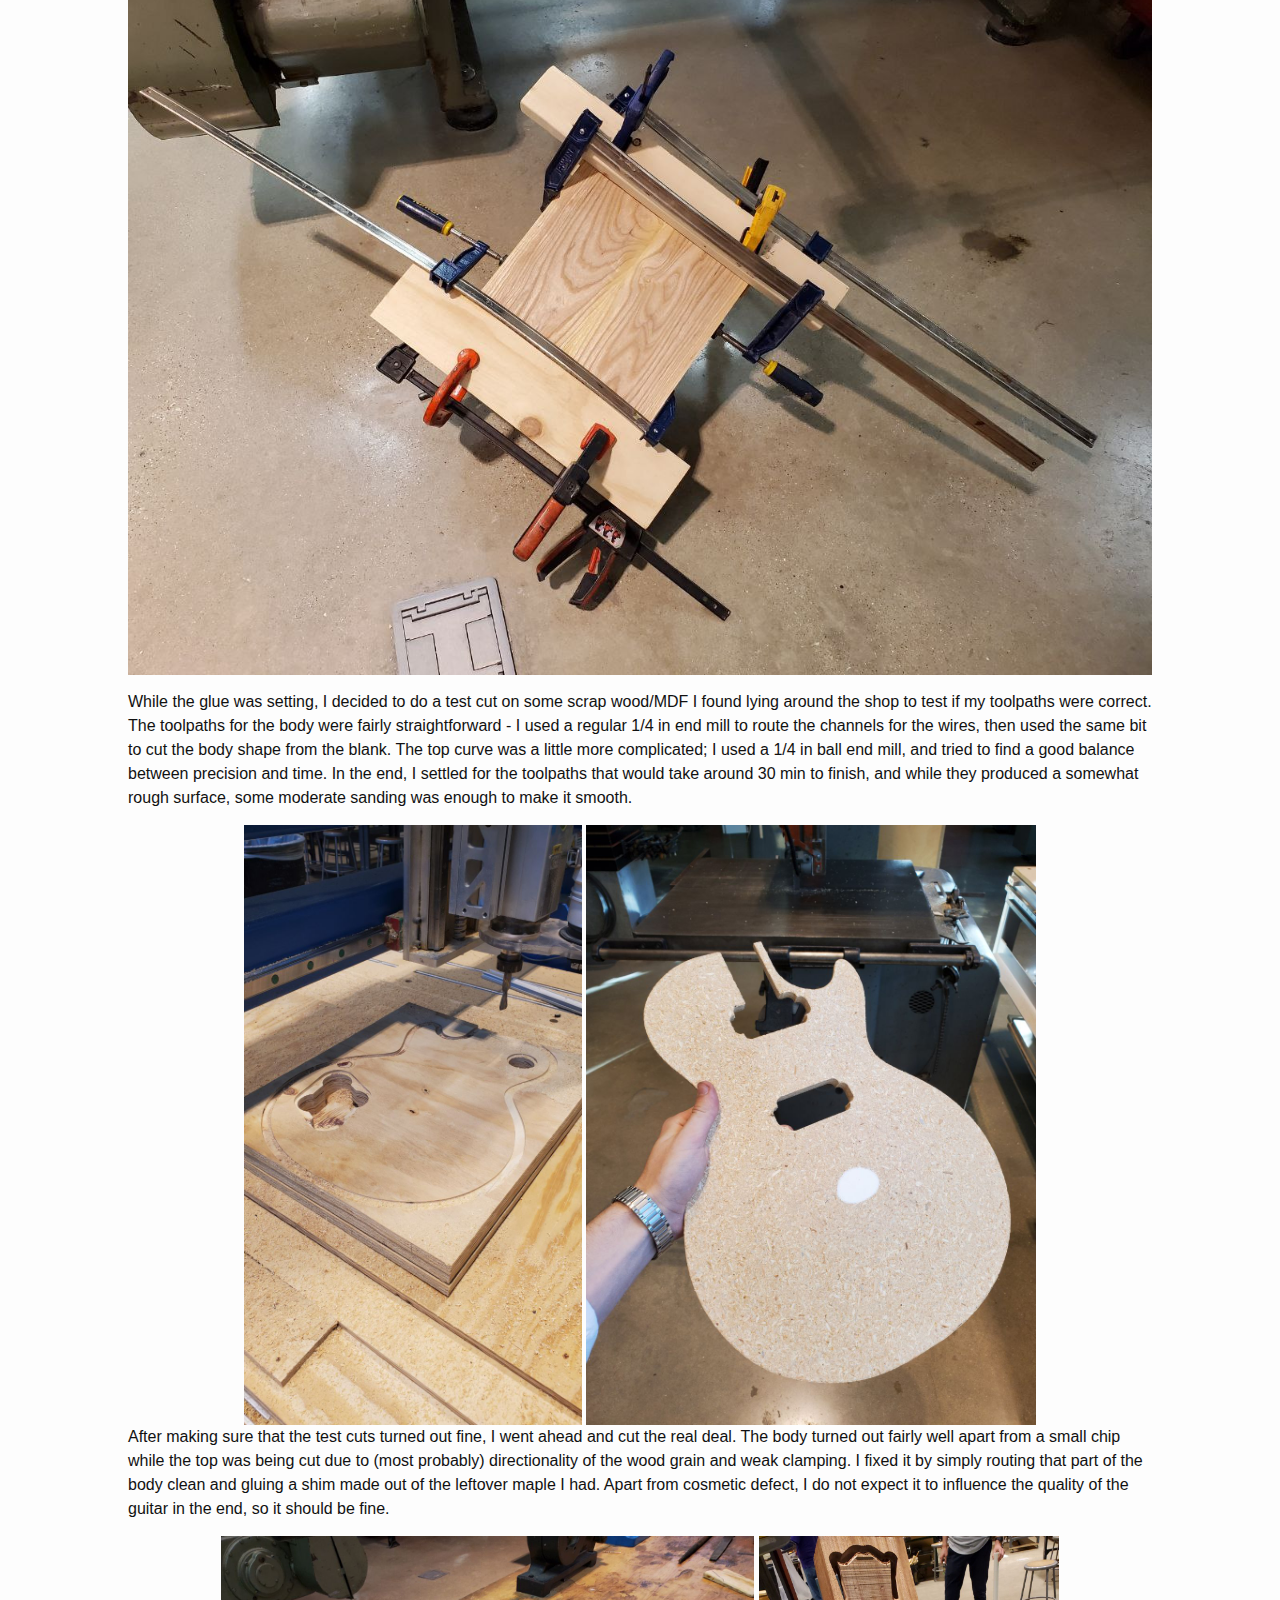
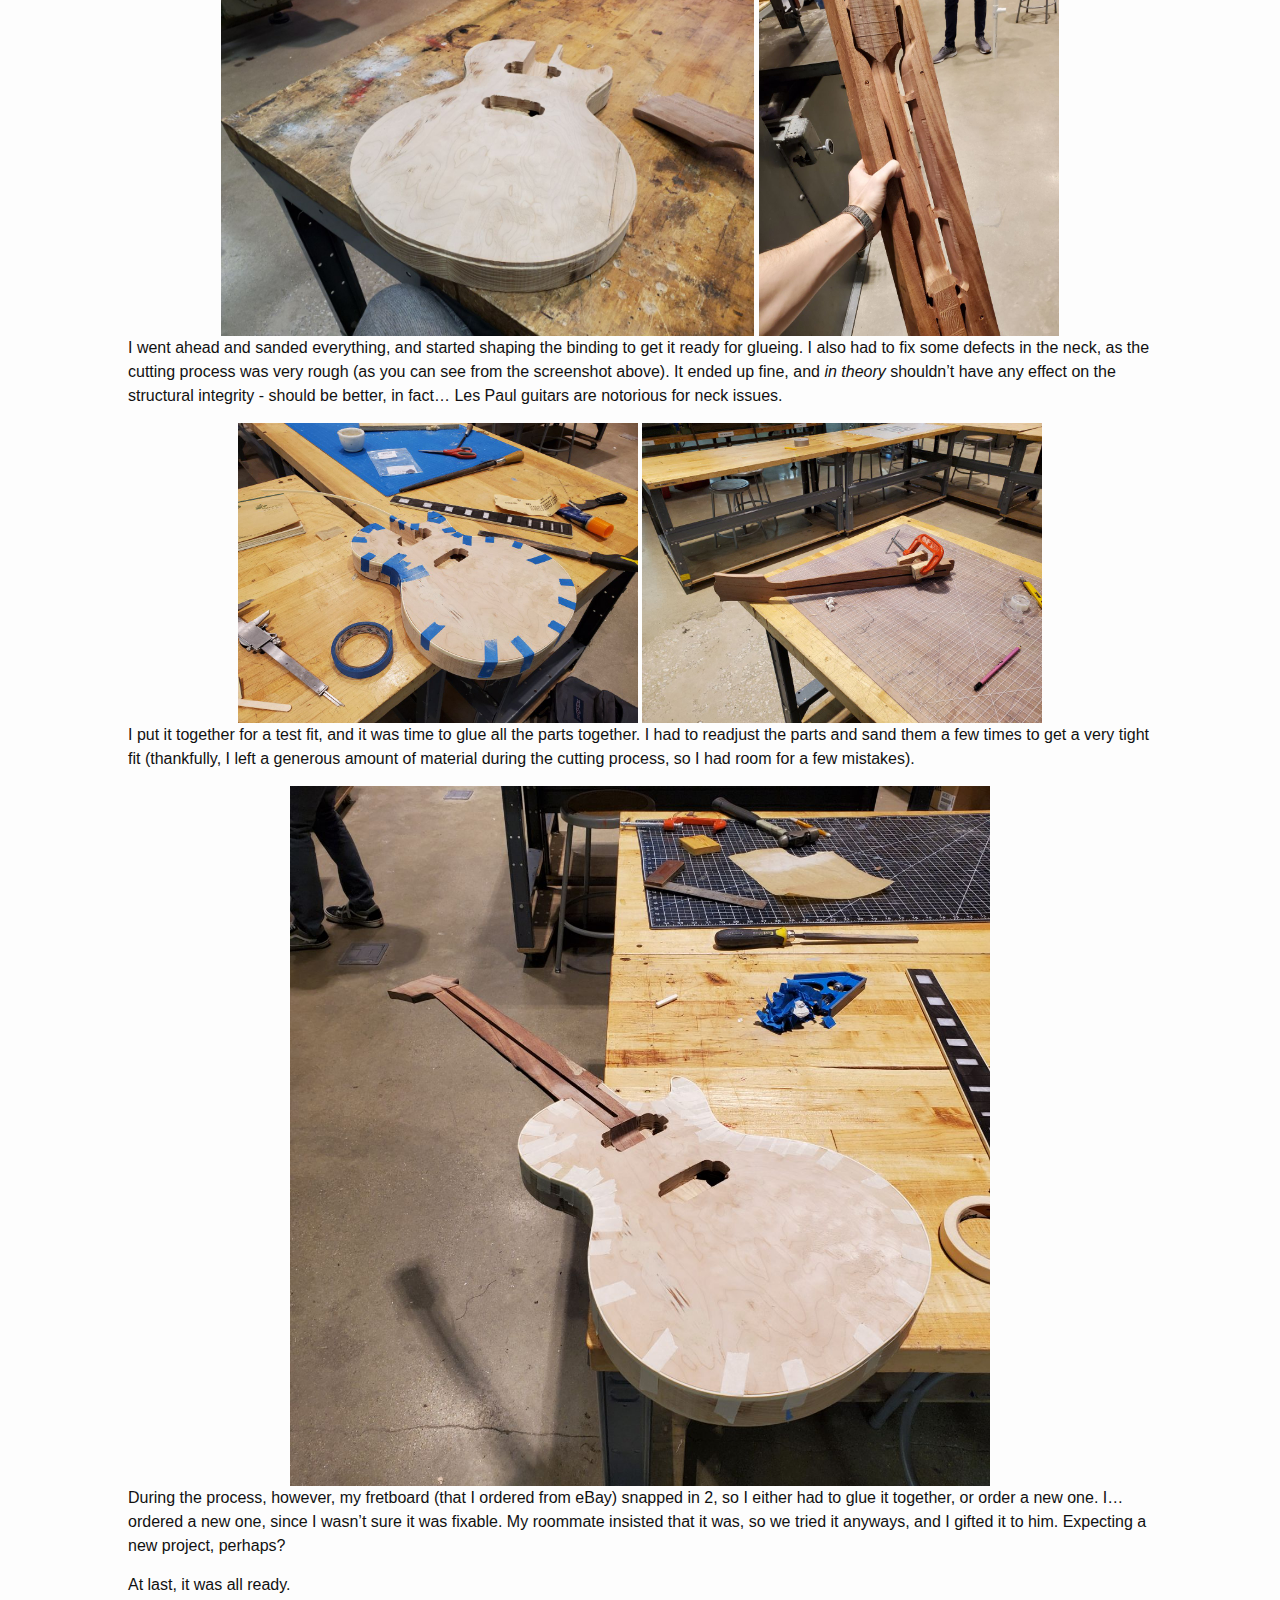
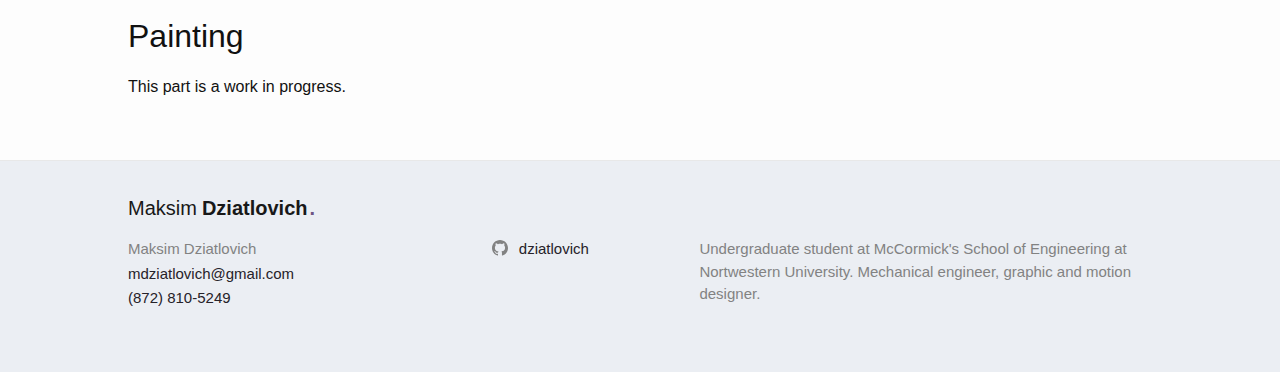
<file: jekyll/update/2021/10/13/les-paul.html>
<!DOCTYPE html>
<html lang="en">

    <head>
        <meta charset="utf-8">
        <title>Maksim Dziatlovich</title>
        <meta name="viewport" content="width=device-width, initial-scale=1">
        <meta http-equiv="X-UA-Compatible" content="IE=edge">
        <link rel="stylesheet" href="/assets/css/main.css">
        <link rel="stylesheet" href="/assets/css/portfolio.css">
        <link rel="stylesheet" href="/assets/css/contact.css">
        <link rel="icon" href="../favicon.png">
    </head>
    <body>
        <div class="body__container">
            <div class="header">
    <header class="site-header" role="banner">
        <div class="wrapper nav-bar">
            <div class="site-title">
                <div class="logo-wrapper-text">
                    <p class="logo-name" style="color: white; font-weight: 200;">Maksim</p>
                    <p class="logo-name" style="color: white; font-weight: 700;"> Dziatlovich</p>
                    <p class="logo-name" style="color: rgb(214, 164, 255); font-weight: 700; margin-left: -3px">.</p>
                </div>
                <a class="author" rel="author" href="/"></a>
            </div>
            <div class="site-nav">
                <div class="nav-right">
                    <a class="page-link  link-inactive " href="/">Home</a>
                    <a class="page-link  link-inactive " href="/projects">Engineering</a>
                    <a class="page-link  link-inactive " href="/contact">Contact</a>
                </div>
            </div>
        </div>
    </header>
    <div class="site-header--dummy"></div>

    <header class="site-header-bottom" role="banner">
        <div class="wrapper nav-bar">
            <div class="site-nav">
                <div class="nav-right">
                    <a class="page-link" href="/">
                        <img
                            width="19px"
                            class="filter-white-svg"
                            src=" /assets/icons/house-door.svg "
                        />
                    </a>
                    <a class="page-link" href="/projects">
                        <img
                            width="19px"
                            class="filter-white-svg"
                            src=" /assets/icons/gear.svg "
                        />
                    </a>
                    <a class="page-link" href="/contact">
                        <img
                            width="19px"
                            class="filter-white-svg"
                            src=" /assets/icons/telephone.svg "
                        />
                    </a>
                </div>
            </div>
        </div>
    </header>
</div>

            <div class="body__container__main">
                <subheader class="showcase-post">
    <div class="wrapper">
        <div class="name">
            <div class="regular-text">
                <p style="font-size: 16px; letter-spacing: 1px; color: gray">2021-10-13 19:18:27 -0500</p>
            </div>
            <div class="large-text">
                <span>Custom Gibson Les Paul</span><span style="color: #6c5d7c;">.</span>
            </div>
            <p class="sub-title">
                
            </p>
        </div>
        <div class="separator">
        </div>
    </div>
</subheader>
<main class="post-content" aria-label="Content">
    <div class="wrapper">
        <h2 id="introduction">Introduction</h2>
<p>This project started when I enrolled into the university and first found out that there was a workshop.
My roommate has built his own guitar in the past, and as I was learning the guitar, I decided to give it a go as well.
At the time, I didn’t possess all the necessary skills to complete the project, but I was dead set on making it a reality.</p>

<p>I did some research, and realized that going the traditional route of hand-crafting a guitar was wishful thinking on my part.
The skillset required was not only not available to me, but I couldn’t hope to perfect it over my years at the university.
So, as an up and coming engineer, I went with a simpler (arguably, harder) approach of using tools to do the work for me.
I just had to spend a few weeks doing all the design work.</p>

<h2 id="cad">CAD</h2>
<p>I started with picking a guitar I wanted to make. Originally, I was recommended a Telecaster due to the simplicity of its body,
but since I was going to use CNC machines for the manufacturing anyways, it didn’t really matter which guitar I went with.
So I picked my favorite - a Les Paul.</p>

<p>Next, I had to actually design the model of it, which wasn’t terrible. Fortunately, there are schematics of the guitar available online, 
so I had quick access to all the dimensions. There were a few tricky parts, like getting the shape of the top curve exactly, but in the end,
the model was complete.</p>

<p>I used Fusion 360 for this, because it was free.</p>

<p><img src="../../../../../assets/files/jpg/les-paul-1.jpg" alt="Les Paul CAD Model" /></p>

<h2 id="manufacturing">Manufacturing</h2>

<p>After exporting all the necessary CAM files, it was time to move to the workshop.</p>

<p>For the body, I glued together two blanks of alder. I did the same with 2 blanks of hard maple for the curved top.
The neck was going to be cut from a single blank of mahogany.</p>

<p><img src="../../../../../assets/files/jpg/les-paul-alder.jpg" alt="Body blank gluing together" /></p>

<p>While the glue was setting, I decided to do a test cut on some scrap wood/MDF I found lying around the shop to test
if my toolpaths were correct. The toolpaths for the body were fairly straightforward - I used a regular 1/4 in end mill to 
route the channels for the wires, then used the same bit to cut the body shape from the blank. The top curve was a little more
complicated; I used a 1/4 in ball end mill, and tried to find a good balance between precision and time. In the end, I settled
for the toolpaths that would take around 30 min to finish, and while they produced a somewhat rough surface, some moderate sanding
was enough to make it smooth.</p>

<center>
<img src="../../../../../assets/files/jpg/les-paul-testcut.jpg" height="600px" /> <img src="../../../../../assets/files/jpg/les-paul-testcut2.jpg" height="600px" />
</center>

<p>After making sure that the test cuts turned out fine, I went ahead and cut the real deal. The body turned out fairly well apart from a small chip 
while the top was being cut due to (most probably) directionality of the wood grain and weak clamping. I fixed it by simply routing that part of the
body clean and gluing a shim made out of the leftover maple I had. Apart from cosmetic defect, I do not expect it to influence the quality of
the guitar in the end, so it should be fine.</p>

<center>
<img src="../../../../../assets/files/jpg/les-paul-cutbody.jpg" height="400px" /> <img src="../../../../../assets/files/jpg/les-paul-cutneck.jpg" height="400px" />
</center>

<p>I went ahead and sanded everything, and started shaping the binding to get it ready for glueing. I also had to fix some defects in the neck,
as the cutting process was very rough (as you can see from the screenshot above). It ended up fine, and <em>in theory</em> shouldn’t have any effect
on the structural integrity - should be better, in fact… Les Paul guitars are notorious for neck issues.</p>

<center>
<img src="../../../../../assets/files/jpg/les-paul-binding.jpg" height="300px" /> <img src="../../../../../assets/files/jpg/les-paul-neckissue.jpg" height="300px" />
</center>

<p>I put it together for a test fit, and it was time to glue all the parts together. I had to readjust the parts and sand them a few times to get a very tight
fit (thankfully, I left a generous amount of material during the cutting process, so I had room for a few mistakes).</p>
<center>
<img src="../../../../../assets/files/jpg/les-paul-together.jpg" height="700px" />
</center>

<p>During the process, however, my fretboard (that I ordered from eBay) snapped in 2,
so I either had to glue it together, or order a new one. I… ordered a new one, since I wasn’t sure it was fixable. My roommate insisted that it was, so
we tried it anyways, and I gifted it to him. Expecting a new project, perhaps?</p>

<p>At last, it was all ready.</p>

<h2 id="painting">Painting</h2>

<p>This part is a work in progress.</p>

    </div>
</main>

            </div>
            
            <footer class="site-footer h-card">
    <div class="wrapper footer__container">
        <div class="footer-heading">
            <div class="logo-wrapper-text">
                <p class="logo-name" style="color: rgb(24, 24, 24); font-weight: 400;">Maksim</p>
                <p class="logo-name" style="color: rgb(24, 24, 24); font-weight: 700;"> Dziatlovich</p>
                <p class="logo-name" style="color: rgb(110, 84, 131); font-weight: 700; margin-left: -3px">.</p>
            </div>
        </div>

        <div class="footer-col-wrapper">
            <div class="footer-col footer-col-1">
                <ul class="contact-list">
                    <li class="p-name">Maksim Dziatlovich</li>
                    <li><a class="u-email" href="mailto:mdziatlovich@gmail.com">mdziatlovich@gmail.com</a></li>
                    <li class="p-name"><a href="tel:872-810-5249">(872) 810-5249</a></li>
                </ul>
            </div>

            <div class="footer-col footer-col-2">
                <ul class="social-media-list">
                    <li><a href="https://github.com/dziatlovich"><svg class="svg-icon"><use xlink:href="/assets/minima-social-icons.svg#github"></use></svg> <span class="username">dziatlovich</span></a></li>
                    <!-- <li><a href="https://www.twitter.com/bakasigma"><svg class="svg-icon"><use xlink:href="/assets/minima-social-icons.svg#twitter"></use></svg> <span class="username">bakasigma</span></a></li> -->
                </ul>
            </div>

            <div class="footer-col footer-col-3">
                <p>Undergraduate student at McCormick&#39;s School of Engineering at Nortwestern University. Mechanical engineer, graphic and motion designer.</p>
            </div>
        </div>
    </div>
</footer>
        </div>
    </body>
    
</html>
</file>
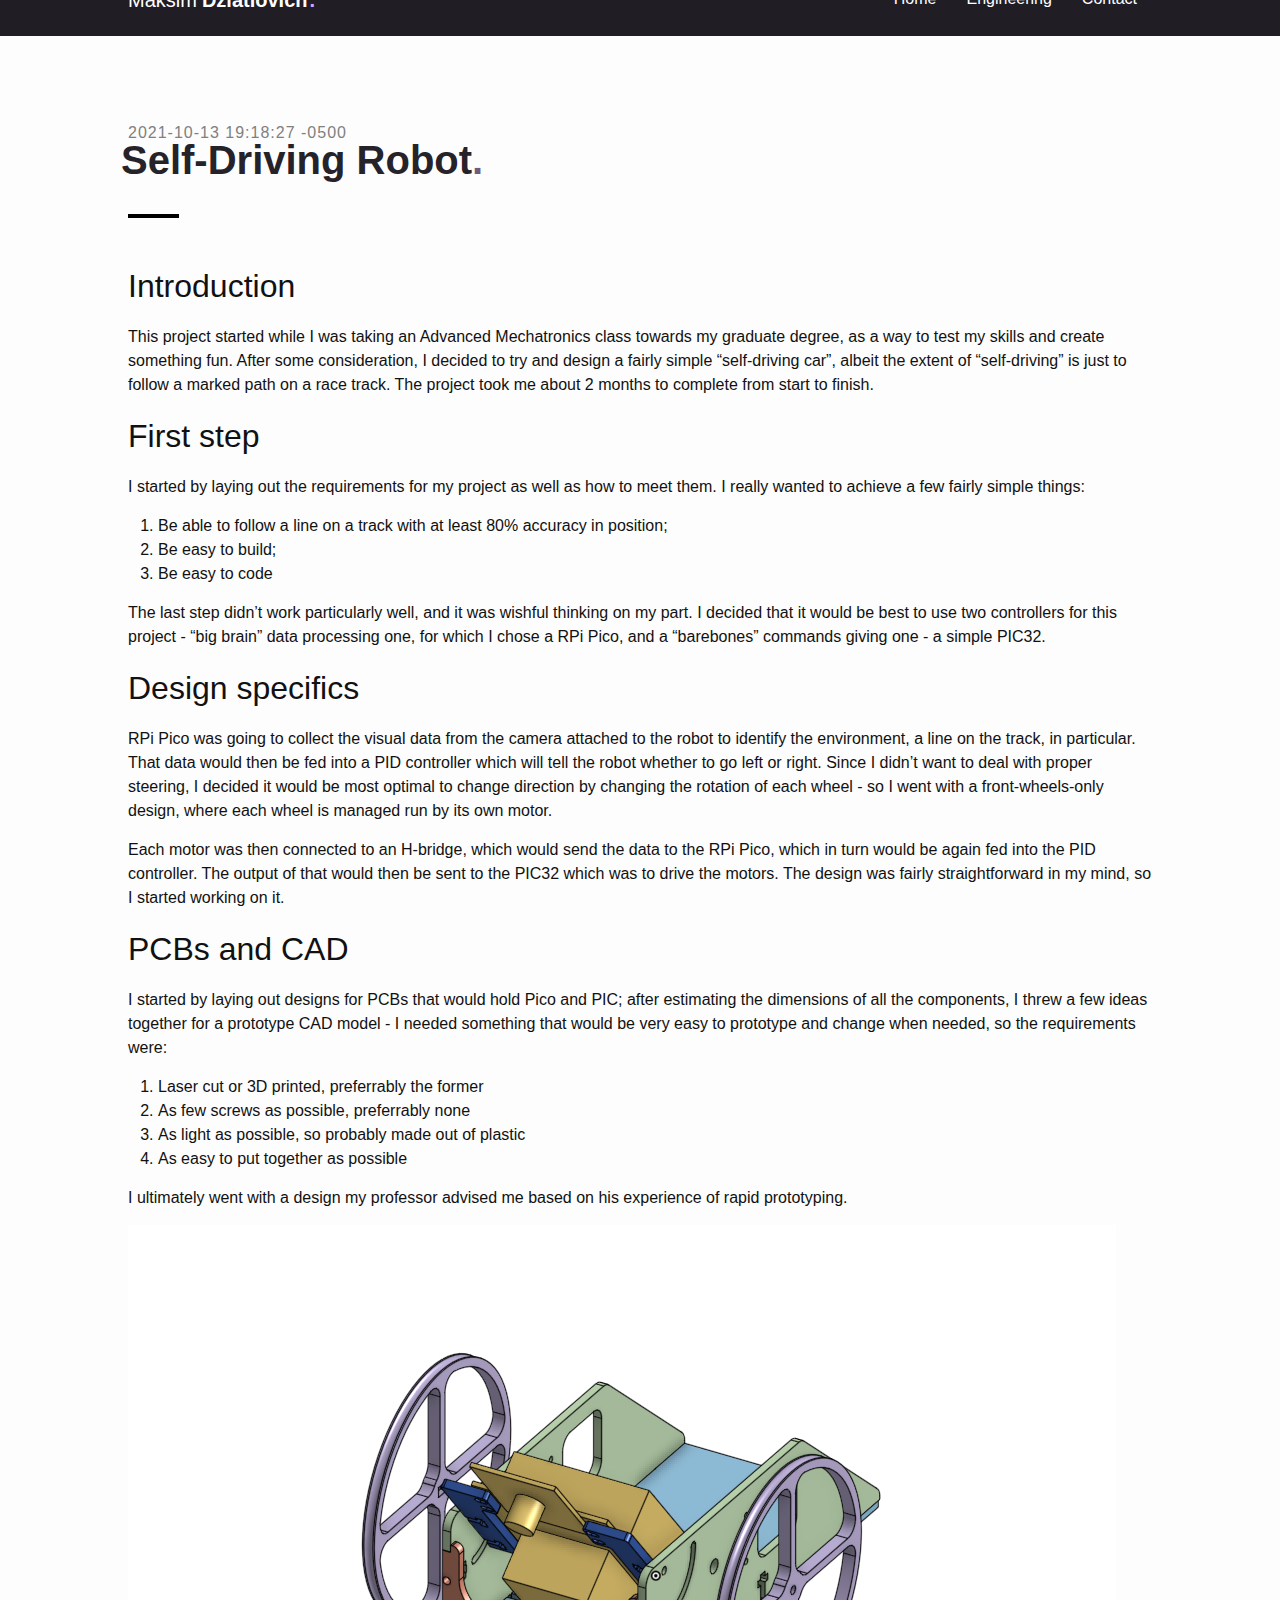
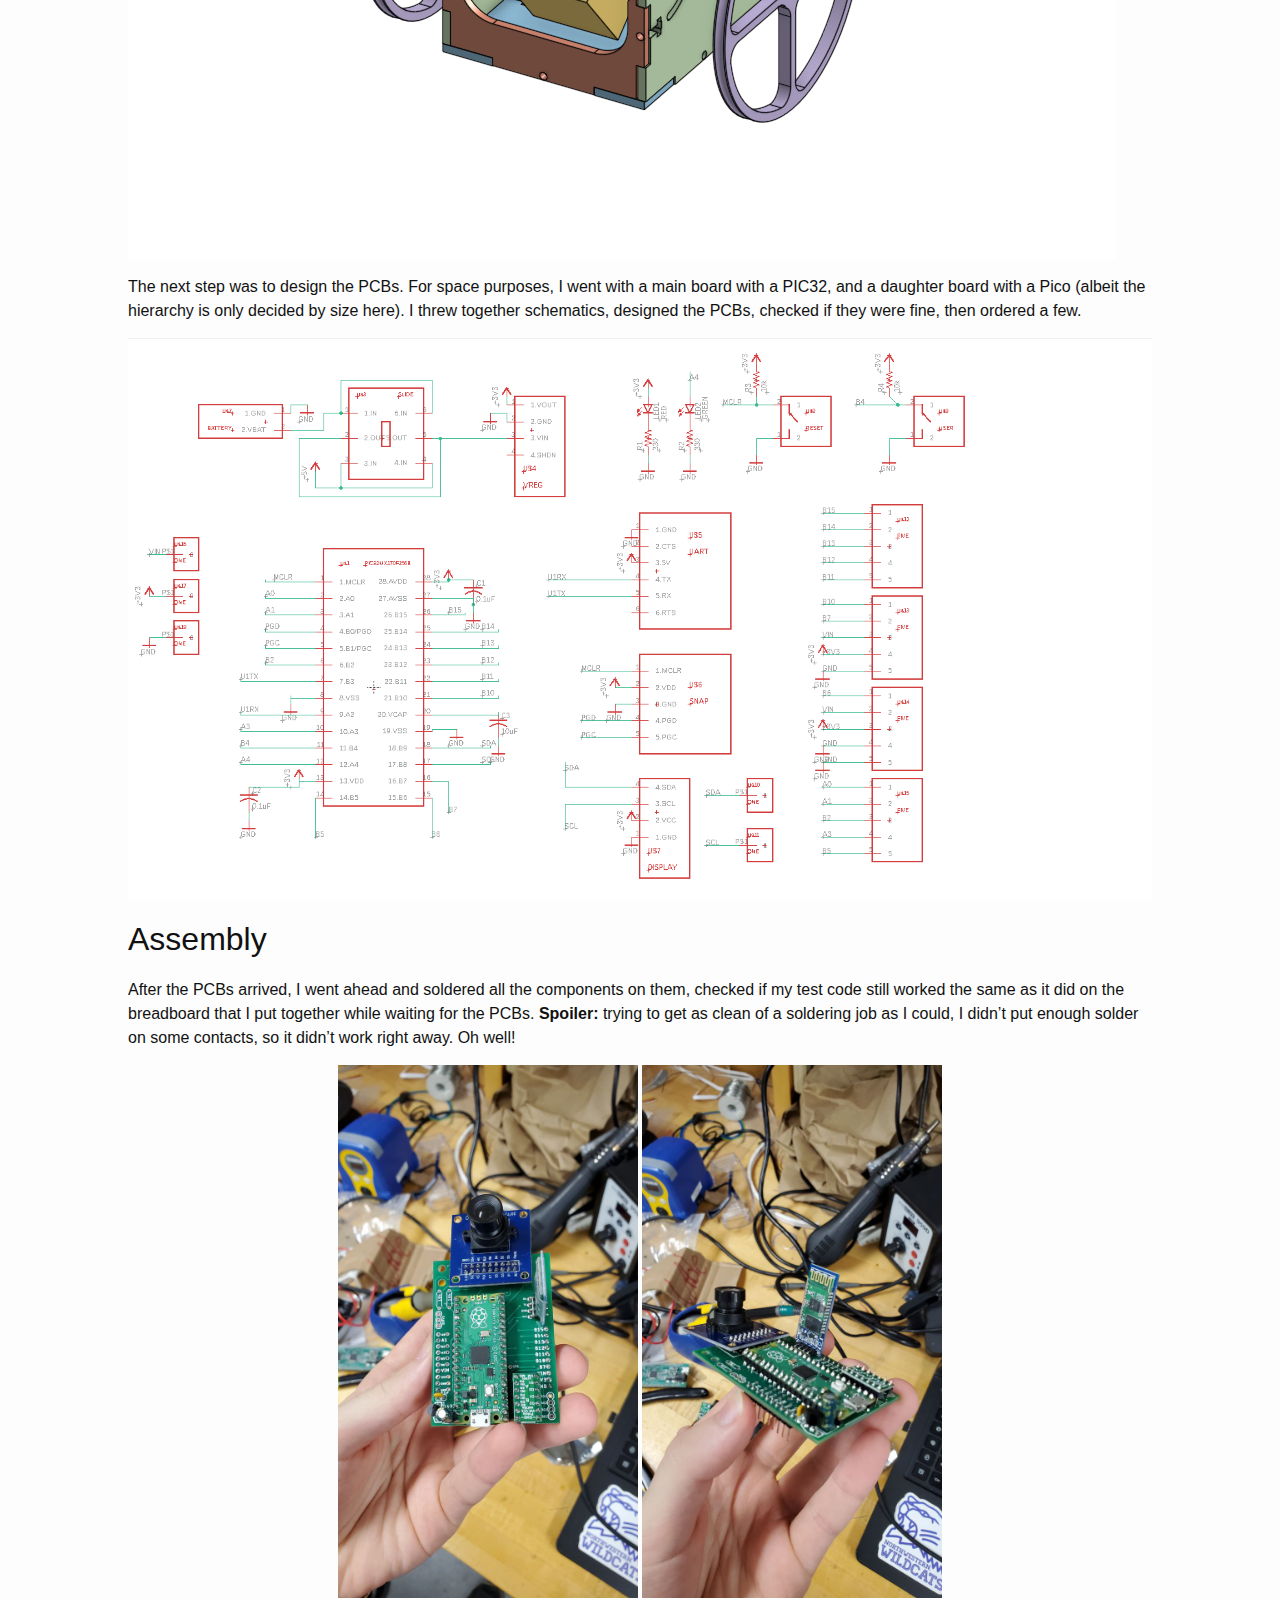
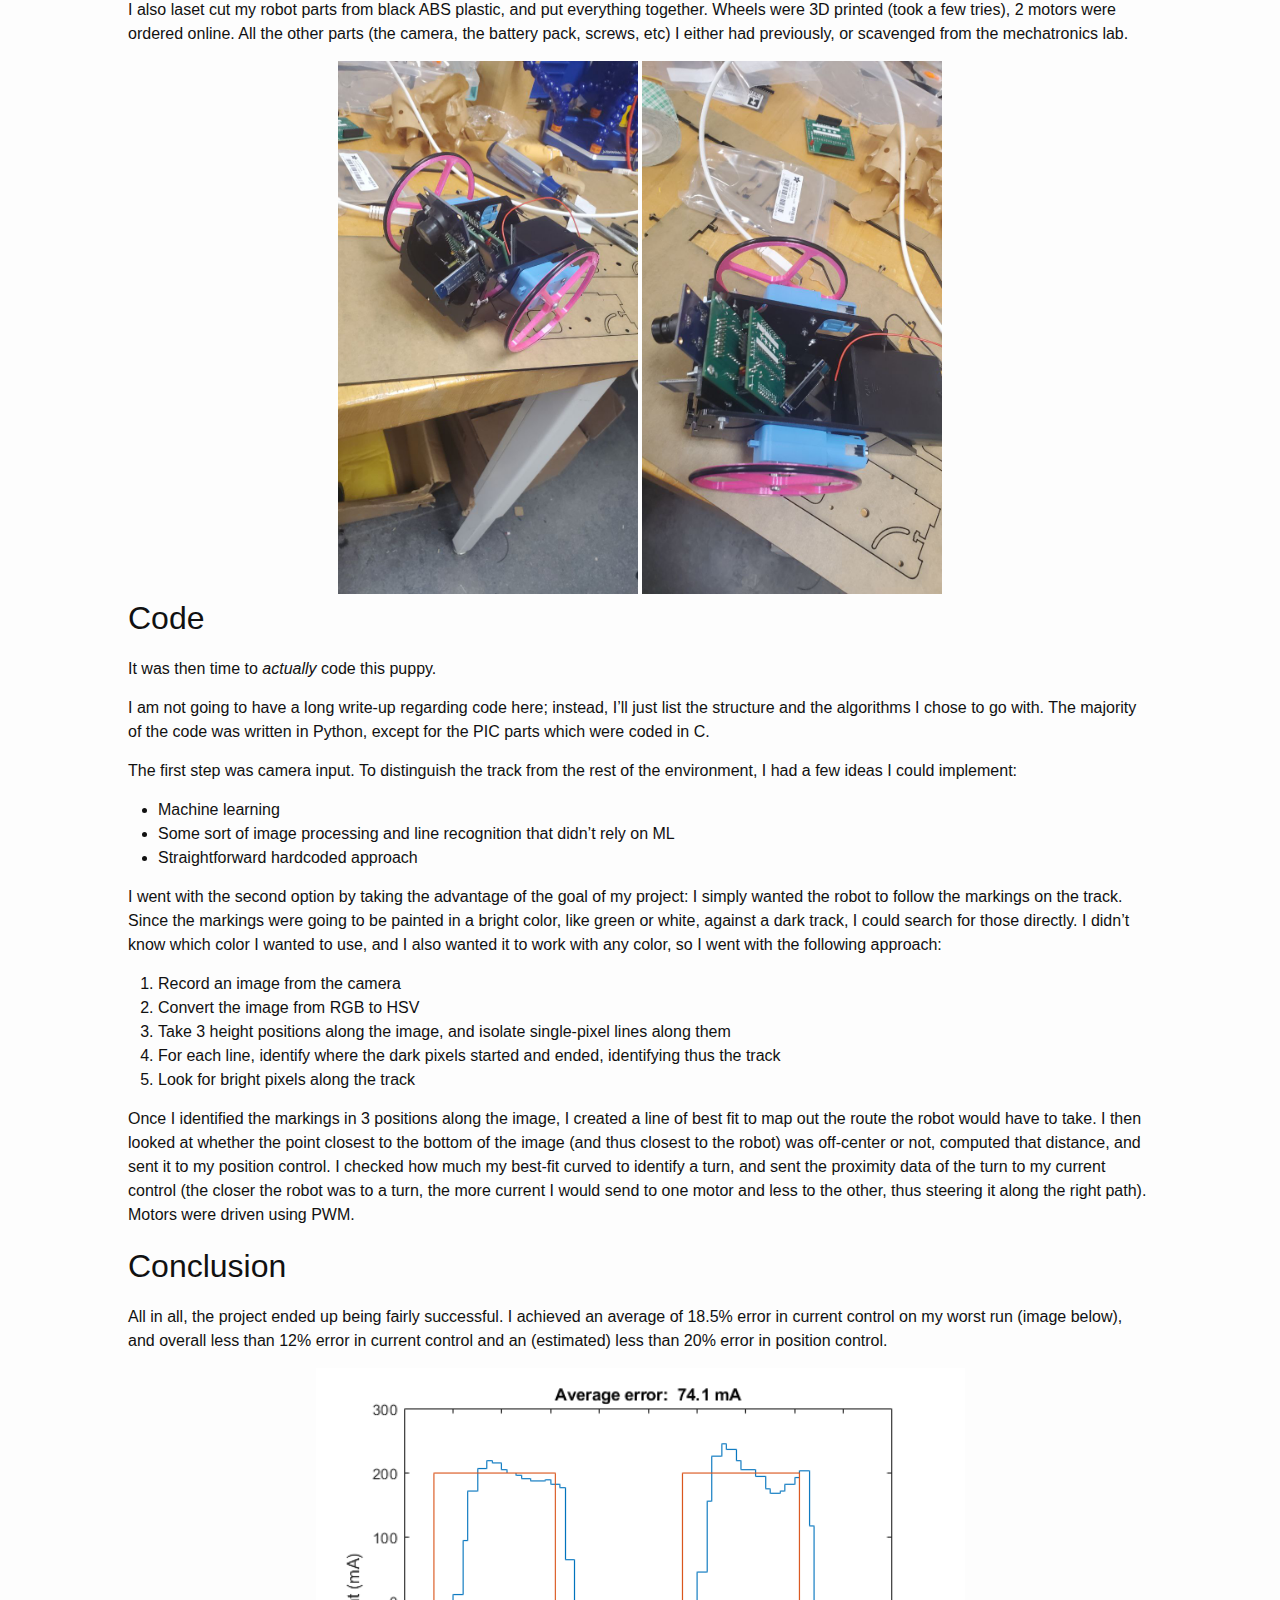
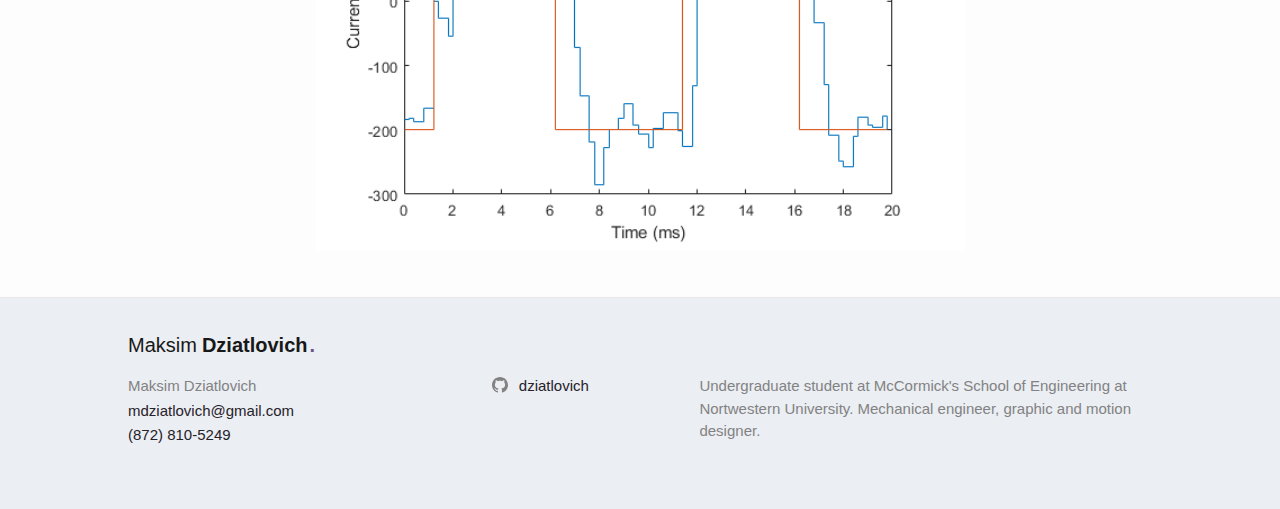
<file: jekyll/update/2021/10/13/self-driving-robot.html>
<!DOCTYPE html>
<html lang="en">

    <head>
        <meta charset="utf-8">
        <title>Maksim Dziatlovich</title>
        <meta name="viewport" content="width=device-width, initial-scale=1">
        <meta http-equiv="X-UA-Compatible" content="IE=edge">
        <link rel="stylesheet" href="/assets/css/main.css">
        <link rel="stylesheet" href="/assets/css/portfolio.css">
        <link rel="stylesheet" href="/assets/css/contact.css">
        <link rel="icon" href="../favicon.png">
    </head>
    <body>
        <div class="body__container">
            <div class="header">
    <header class="site-header" role="banner">
        <div class="wrapper nav-bar">
            <div class="site-title">
                <div class="logo-wrapper-text">
                    <p class="logo-name" style="color: white; font-weight: 200;">Maksim</p>
                    <p class="logo-name" style="color: white; font-weight: 700;"> Dziatlovich</p>
                    <p class="logo-name" style="color: rgb(214, 164, 255); font-weight: 700; margin-left: -3px">.</p>
                </div>
                <a class="author" rel="author" href="/"></a>
            </div>
            <div class="site-nav">
                <div class="nav-right">
                    <a class="page-link  link-inactive " href="/">Home</a>
                    <a class="page-link  link-inactive " href="/projects">Engineering</a>
                    <a class="page-link  link-inactive " href="/contact">Contact</a>
                </div>
            </div>
        </div>
    </header>
    <div class="site-header--dummy"></div>

    <header class="site-header-bottom" role="banner">
        <div class="wrapper nav-bar">
            <div class="site-nav">
                <div class="nav-right">
                    <a class="page-link" href="/">
                        <img
                            width="19px"
                            class="filter-white-svg"
                            src=" /assets/icons/house-door.svg "
                        />
                    </a>
                    <a class="page-link" href="/projects">
                        <img
                            width="19px"
                            class="filter-white-svg"
                            src=" /assets/icons/gear.svg "
                        />
                    </a>
                    <a class="page-link" href="/contact">
                        <img
                            width="19px"
                            class="filter-white-svg"
                            src=" /assets/icons/telephone.svg "
                        />
                    </a>
                </div>
            </div>
        </div>
    </header>
</div>

            <div class="body__container__main">
                <subheader class="showcase-post">
    <div class="wrapper">
        <div class="name">
            <div class="regular-text">
                <p style="font-size: 16px; letter-spacing: 1px; color: gray">2021-10-13 19:18:27 -0500</p>
            </div>
            <div class="large-text">
                <span>Self-Driving Robot</span><span style="color: #6c5d7c;">.</span>
            </div>
            <p class="sub-title">
                
            </p>
        </div>
        <div class="separator">
        </div>
    </div>
</subheader>
<main class="post-content" aria-label="Content">
    <div class="wrapper">
        <h2 id="introduction">Introduction</h2>
<p>This project started while I was taking an Advanced Mechatronics class towards my graduate degree, as a way to 
test my skills and create something fun. After some consideration, I decided to try and design a fairly
simple “self-driving car”, albeit the extent of “self-driving” is just to follow a marked path on a race track.
The project took me about 2 months to complete from start to finish.</p>

<h2 id="first-step">First step</h2>
<p>I started by laying out the requirements for my project as well as how to meet them.
I really wanted to achieve a few fairly simple things:</p>

<ol>
  <li>Be able to follow a line on a track with at least 80% accuracy in position;</li>
  <li>Be easy to build;</li>
  <li>Be easy to code</li>
</ol>

<p>The last step didn’t work particularly well, and it was wishful thinking on my part. I decided that it would be
best to use two controllers for this project - “big brain” data processing one, for which I chose a RPi Pico,
and a “barebones” commands giving one - a simple PIC32.</p>

<h2 id="design-specifics">Design specifics</h2>
<p>RPi Pico was going to collect the visual data from the camera attached to the robot to identify the environment,
a line on the track, in particular. That data would then be fed into a PID controller which will tell the robot whether
to go left or right. Since I didn’t want to deal with proper steering, I decided it would be most optimal to change 
direction by changing the rotation of each wheel - so I went with a front-wheels-only design, where each wheel is managed
run by its own motor.</p>

<p>Each motor was then connected to an H-bridge, which would send the data to the RPi Pico, which in turn would be again fed into
the PID controller. The output of that would then be sent to the PIC32 which was to drive the motors. The design was fairly
straightforward in my mind, so I started working on it.</p>

<h2 id="pcbs-and-cad">PCBs and CAD</h2>
<p>I started by laying out designs for PCBs that would hold Pico and PIC; after estimating the dimensions of all the components,
I threw a few ideas together for a prototype CAD model - I needed something that would be very easy to prototype and change when needed,
so the requirements were:</p>

<ol>
  <li>Laser cut or 3D printed, preferrably the former</li>
  <li>As few screws as possible, preferrably none</li>
  <li>As light as possible, so probably made out of plastic</li>
  <li>As easy to put together as possible</li>
</ol>

<p>I ultimately went with a design my professor advised me based on his experience of rapid prototyping.</p>

<p><img src="../../../../../assets/files/png/self-driving-2.png" alt="CAD Model" /></p>

<p>The next step was to design the PCBs. For space purposes, I went with a main board with a PIC32, and a daughter board with a Pico (albeit the
hierarchy is only decided by size here). I threw together schematics, designed the PCBs, checked if they were fine, then ordered a few.</p>

<p><img src="../../../../../assets/files/png/self-driving-3.png" alt="PIC32 PCB Schematic" /></p>

<h2 id="assembly">Assembly</h2>
<p>After the PCBs arrived, I went ahead and soldered all the components on them, checked if my test code still worked the same as it did on
the breadboard that I put together while waiting for the PCBs. <strong>Spoiler:</strong> trying to get as clean of a soldering job as I could, I didn’t put
enough solder on some contacts, so it didn’t work right away. Oh well!</p>
<center>
<img src="../../../../../assets/files/jpg/self-driving-3.jpg" width="300px" /> <img src="../../../../../assets/files/jpg/self-driving-4.jpg" width="300px" />
</center>

<p>I also laset cut my robot parts from black ABS plastic, and put everything together. Wheels were 3D printed (took a few tries), 2 motors were ordered online.
All the other parts (the camera, the battery pack, screws, etc) I either had previously, or scavenged from the mechatronics lab.</p>

<center>
<img src="../../../../../assets/files/jpg/self-driving-5.jpg" width="300px" /> <img src="../../../../../assets/files/jpg/self-driving-6.jpg" width="300px" />
</center>

<h2 id="code">Code</h2>
<p>It was then time to <em>actually</em> code this puppy.</p>

<p>I am not going to have a long write-up regarding code here; instead, I’ll just list the structure and the algorithms I chose to go with.
The majority of the code was written in Python, except for the PIC parts which were coded in C.</p>

<p>The first step was camera input. To distinguish the track from the rest of the environment, I had a few ideas I could implement:</p>

<ul>
  <li>Machine learning</li>
  <li>Some sort of image processing and line recognition that didn’t rely on ML</li>
  <li>Straightforward hardcoded approach</li>
</ul>

<p>I went with the second option by taking the advantage of the goal of my project: I simply wanted the robot to follow the markings on the track. 
Since the markings were going to be painted in a bright color, like green or white, against a dark track, I could search for those directly.
I didn’t know which color I wanted to use, and I also wanted it to work with any color, so I went with the following approach:</p>

<ol>
  <li>Record an image from the camera</li>
  <li>Convert the image from RGB to HSV</li>
  <li>Take 3 height positions along the image, and isolate single-pixel lines along them</li>
  <li>For each line, identify where the dark pixels started and ended, identifying thus the track</li>
  <li>Look for bright pixels along the track</li>
</ol>

<p>Once I identified the markings in 3 positions along the image, I created a line of best fit to map out the route the robot would have to take.
I then looked at whether the point closest to the bottom of the image (and thus closest to the robot) was off-center or not, computed that
distance, and sent it to my position control. I checked how much my best-fit curved to identify a turn, and sent the proximity data of the turn
to my current control (the closer the robot was to a turn, the more current I would send to one motor and less to the other, thus steering it along the right path). 
Motors were driven using PWM.</p>

<h2 id="conclusion">Conclusion</h2>
<p>All in all, the project ended up being fairly successful. I achieved an average of 18.5% error in current control on my worst run (image below), 
and overall less than 12% error in current control and an (estimated) less than 20% error in position control.</p>
<center>
<img src="../../../../../assets/files/png/self-driving-4.png" />
</center>

    </div>
</main>

            </div>
            
            <footer class="site-footer h-card">
    <div class="wrapper footer__container">
        <div class="footer-heading">
            <div class="logo-wrapper-text">
                <p class="logo-name" style="color: rgb(24, 24, 24); font-weight: 400;">Maksim</p>
                <p class="logo-name" style="color: rgb(24, 24, 24); font-weight: 700;"> Dziatlovich</p>
                <p class="logo-name" style="color: rgb(110, 84, 131); font-weight: 700; margin-left: -3px">.</p>
            </div>
        </div>

        <div class="footer-col-wrapper">
            <div class="footer-col footer-col-1">
                <ul class="contact-list">
                    <li class="p-name">Maksim Dziatlovich</li>
                    <li><a class="u-email" href="mailto:mdziatlovich@gmail.com">mdziatlovich@gmail.com</a></li>
                    <li class="p-name"><a href="tel:872-810-5249">(872) 810-5249</a></li>
                </ul>
            </div>

            <div class="footer-col footer-col-2">
                <ul class="social-media-list">
                    <li><a href="https://github.com/dziatlovich"><svg class="svg-icon"><use xlink:href="/assets/minima-social-icons.svg#github"></use></svg> <span class="username">dziatlovich</span></a></li>
                    <!-- <li><a href="https://www.twitter.com/bakasigma"><svg class="svg-icon"><use xlink:href="/assets/minima-social-icons.svg#twitter"></use></svg> <span class="username">bakasigma</span></a></li> -->
                </ul>
            </div>

            <div class="footer-col footer-col-3">
                <p>Undergraduate student at McCormick&#39;s School of Engineering at Nortwestern University. Mechanical engineer, graphic and motion designer.</p>
            </div>
        </div>
    </div>
</footer>
        </div>
    </body>
    
</html>
</file>
<file: assets/css/portfolio.css>
/* CSS specific for portfolio page only */


/* Miscellaneous */


/* Banner */

.banner p {
    text-align: center;
    font-style: italic;
    color: rgb(122, 122, 122)
}


/* About me */

.about-me .text-block {
    float: left;
    width: 60%;
}

.about-me .text-block h2 {
    font-weight: 700;
}

.about-me .text-block p {
    color: rgb(122, 122, 122)
}

.about-me .image {
    float: right;
    width: 30%;
    margin-left: 30px;
}


/* Main content */

.grid {
    display: grid;
    grid-column-gap: 15px;
    grid-row-gap: 15px;
}

.col-1 {
    grid-template-columns: 100%;
}

.col-2 {
    grid-template-columns: 50% 50%;
}

.col-3 {
    grid-template-columns: 33.33% 33.33% 33.33%;
}

.col-6 {
    grid-template-columns: 15% 7% 15% 15% 15% 15%;
}

.aligned {
    justify-content: start;
    align-items: center;
}

.page-content h1 {
    font-weight: 700;
}

.page-content h2 {
    font-weight: 600;
}

.page-content .item img {
    margin-top: 10px;
    margin-bottom: 40px;
}

.page-content .item .text p {
    float: left;
    max-width: 60%;
}

.page-content .item .text button {
    float: right;
}

.large-text {
    font-size: 46px;
    font-weight: 700;
    margin-top: 10px;
    margin-left: -7px;
    color: var(--color-text);
}

.showcase-post .name {
    margin-top: 50px;
}
</file>
<file: assets/css/contact.css>
/* CSS specific for contact page only */

.showcase .contact-list {
    margin-top: 15px;
}

.showcase .contact-list li {
    margin-bottom: 4px;
    font-size: 18px;
}

.showcase .contact-list,
.social-media-list {
    list-style: none;
    margin-left: 0;
}


/* Contact Form (Taken from w3schools.com) */


/* Style inputs with type="text", select elements and textareas */

input[type=text],
select,
textarea {
    width: 100%;
    /* Full width */
    padding: 12px;
    /* Some padding */
    border: 1px solid #ccc;
    /* Gray border */
    border-radius: 4px;
    /* Rounded borders */
    box-sizing: border-box;
    /* Make sure that padding and width stays in place */
    margin-top: 6px;
    /* Add a top margin */
    margin-bottom: 16px;
    /* Bottom margin */
    resize: vertical/* Allow the user to vertically resize the textarea (not horizontally) */
}


/* Style the submit button with a specific background color etc */

input[type=submit] {
    padding: 10px 33px;
    font-size: 11px;
    font-weight: 900;
    letter-spacing: 1.5px;
    cursor: pointer;
    transition: 0.1s ease-out;
    border-radius: 3px;
    background: var(--color-link-active);
    border: solid 2px var(--color-link-active);
    color: white;
}


/* When moving the mouse over the submit button, add a darker green color */

input[type=submit]:hover {
    background: var(--color-link-active-hover);
    border: solid 2px var(--color-link-active-hover);
    color: var(--color-background);
    transition: 0.01s ease-in;
}


/* Add a background color and some padding around the form */

.container {
    border-radius: 5px;
    background-color: #f2f2f2;
    padding: 20px;
}
</file>
<file: assets/css/main.css>
/** Reset some basic elements */

body,
h1,
h2,
h3,
h4,
h5,
h6,
p,
blockquote,
pre,
hr,
dl,
dd,
ol,
ul,
figure {
    margin: 0;
    padding: 0;
}

/** Basic styling */

body {
    font: 400 16px/1.5 -apple-system, BlinkMacSystemFont, "Segoe UI", Roboto, Helvetica, Arial, sans-serif, "Apple Color Emoji", "Segoe UI Emoji", "Segoe UI Symbol";
    color: #111;
    background-color: #fdfdfd;
    -webkit-text-size-adjust: 100%;
    -webkit-font-feature-settings: "kern" 1;
    -moz-font-feature-settings: "kern" 1;
    -o-font-feature-settings: "kern" 1;
    font-feature-settings: "kern" 1;
    font-kerning: normal;
}


/** Set `margin-bottom` to maintain vertical rhythm */

h1,
h2,
h3,
h4,
h5,
h6,
p,
blockquote,
pre,
ul,
ol,
dl,
figure,
.highlight {
    margin-bottom: 15px;
}

.body__container {
    height: 100vh;
    display: flex;
    flex-direction: column;
    justify-content: space-between;
}

.body__container--content {
    padding: 0 32px;
}

/** `main` element */

main {
    display: block;
    /* Default value of `display` of `main` element is 'inline' in IE 11. */
}


/** Images */

img {
    max-width: 100%;
    vertical-align: middle;
}


/** Figures */

figure>img {
    display: block;
}

figcaption {
    font-size: 14px;
}


/** Lists */

ul,
ol {
    margin-left: 30px;
}

li>ul,
li>ol {
    margin-bottom: 0;
}


/** Headings */

h1,
h2,
h3,
h4,
h5,
h6 {
    font-weight: 400;
}


/** Variables */

body {
    --color-background: white;
    --color-foreground: #ebeef3;
    --color-text: rgb(38, 34, 41);
    --color-link-active: #897b97;
    --color-link-active-hover: #a691be;
    --color-link-old: #2a7ae2;
    --color-navbar: #201d24;
}

.filter-link-active {
    filter: invert(50%) sepia(8%) saturate(885%) hue-rotate(227deg) brightness(98%) contrast(88%);
}

.filter-white-svg {
    filter: invert(100%) sepia(100%) saturate(0%) hue-rotate(314deg) brightness(106%) contrast(101%);
}

/** Links */

a {
    color: var(--color-text);
    text-decoration: none;
}

a:hover {
    color: #111;
    text-decoration: none;
}

.social-media-list a:hover {
    text-decoration: none;
}

.social-media-list a:hover .username {
    text-decoration: underline;
}


/** Buttons */

button {
    padding: 12px 23px;
    font-size: 11px;
    font-weight: 900;
    letter-spacing: 1.5px;
    cursor: pointer;
    transition: 0.1s ease-out;
    border-radius: 3px;
}

.filled {
    background: var(--color-link-active);
    border: solid 2px var(--color-link-active);
    color: white;
}

.filled:hover {
    background: var(--color-link-active-hover);
    border: solid 2px var(--color-link-active-hover);
    color: var(--color-background);
    transition: 0.01s ease-in;
}

.empty {
    background: var(--color-background);
    border: solid 2px rgb(109, 109, 109);
    color: #2b2b2b
}

.empty:hover {
    background: var(--color-link-active-hover);
    border: solid 2px var(--color-link-active-hover);
    color: var(--color-background);
    transition: 0.01s ease-in;
}


/** Blockquotes */

blockquote {
    color: #828282;
    border-left: 4px solid #e8e8e8;
    padding-left: 15px;
    font-size: 18px;
    letter-spacing: -1px;
    font-style: italic;
}

blockquote> :last-child {
    margin-bottom: 0;
}


/** Code formatting */

pre,
code {
    font-size: 15px;
    border: 1px solid #e8e8e8;
    border-radius: 3px;
    background-color: #eef;
}

code {
    padding: 1px 5px;
}

pre {
    padding: 8px 12px;
    overflow-x: auto;
}

pre>code {
    border: 0;
    padding-right: 0;
    padding-left: 0;
}


/** Wrapper */

.wrapper {
    max-width: 1024px;
    margin-right: auto;
    margin-left: auto;
}

.wrapper-sc {
    margin-bottom: 32px;
}


/** Icons */

.svg-icon {
    width: 18px;
    height: 18px;
    display: inline-block;
    fill: #828282;
    padding-right: 5px;
    vertical-align: text-top;
}

.social-media-list li+li {
    padding-top: 5px;
}


/** Tables */

table {
    margin-bottom: 30px;
    width: 100%;
    text-align: left;
    color: #3f3f3f;
    border-collapse: collapse;
    border: 1px solid #e8e8e8;
}

table tr:nth-child(even) {
    background-color: #f7f7f7;
}

table th,
table td {
    padding: 10px 15px;
}

table th {
    background-color: #f0f0f0;
    border: 1px solid #dedede;
    border-bottom-color: #c9c9c9;
}

table td {
    border: 1px solid #e8e8e8;
}


/** Site header */

.site-header {
    position: fixed;
    width: 100%;
    background: var(--color-navbar);
    align-self: center;
    z-index: 2;
}

.site-header--dummy {
    height: 71px;
}

@media screen and (max-width: 600px) {
    .site-header--dummy {
        display: none;
    }
}

.site-header-bottom {
    display: none;
}

.nav-bar {
    display: flex;
    align-items: center;
    justify-content: space-between;
}

.site-title {
    font-size: 26px;
    font-weight: 600;
    line-height: 54px;
    letter-spacing: -1px;
    margin-bottom: 0;
    float: left;
    height: inherit;
    color: black;
    display: flex;
}

.site-title a {
    color: #111;
}

.site-title .author {
    font-size: 18px;
    font-weight: 500;
    display: block;
    letter-spacing: 0px;
    margin-left: 15px;
}

.site-title,
.site-title:visited {
    color: #424242;
}

.site-title .logo-wrapper {
    position: relative;
    display: flex;
    align-items: center;
    padding-right: 15px;
    width: 36px;
    height: 65px;
}

.logo-wrapper-text {
    position: relative;
    display: flex;
    align-items: center;
    padding-right: 15px;
}

.logo-wrapper-text .logo-name {
    margin-bottom: 0px;
    margin-right: 5px;
    font-size: 20px;
    letter-spacing: 0px;
}

.site-title .logo {
    display: block;
    width: 36px;
    height: 36px;
    cursor: pointer;
    position: absolute;
    transition: 0.1s cubic-bezier(0.165, 0.84, 0.44, 1);
}

.site-title img:hover {
    -webkit-filter: invert(100%);
    filter: invert(100%);
    transition: 0.1s cubic-bezier(0.165, 0.84, 0.44, 1);
}

.site-nav {
    float: right;
}

.site-header-bottom .site-nav {
    display: flex;
    justify-content: space-between;
}

.site-nav .menu-icon {
    display: none;
}

.site-nav .page-link {
    display: flex;
    height: 65px;
    align-items: center;
    transition: 0.1s ease;
    color: var(--color-background);
    padding: 2px 15px;
    font-size: 16px;
    letter-spacing: 0px;
    font-weight: 500;
}

.site-header .site-nav .page-link:hover {
    cursor: pointer;
    transition: 0.15s ease-in-out;
    border-bottom: solid 2px var(--color-foreground);
}

.site-nav .page-link:active {
    color: var(--color-link-active);
}

.link-active {
    border-bottom: solid 2px white;
}

.link-inactive {
    border-bottom: solid 2px var(--color-navbar);
}

.nav-right {
    display: flex;
}

@media screen and (max-width: 600px) {
    .site-header {
        display: none;
    }

    .site-header-bottom {
        display: block;
        min-height: 65px;
        position: fixed;
        bottom: 0;
        width: 100%;
        background: var(--color-navbar);
        align-self: center;
        z-index: 2;
    }

    .nav-right {
        display: flex;
        justify-content: space-between;
        width: 80%;
        margin: auto;
    }

    .nav-bar {
        display: block;
        align-items: center;
    }

    .site-nav {
        float: none;
    }
}


/** Site footer */

.site-footer {
    border-top: 1px solid #e8e8e8;
    background-color: var(--color-foreground);
    width: 100%;
}

.footer__container {
    margin: 0 auto;
    padding: 32px;
    overflow: auto;
}

.footer-heading {
    font-size: 18px;
    margin-bottom: 15px;
}

.contact-list li {
    margin-bottom: 2px;
}

.contact-list,
.social-media-list {
    list-style: none;
    margin-left: 0;
}

.footer-col-wrapper {
    font-size: 15px;
    color: #828282;
    margin-left: -15px;
}

.footer-col {
    float: left;
    margin-bottom: 15px;
    padding-left: 15px;
}

.footer-col-1 {
    width: -webkit-calc(35% - (30px / 2));
    width: calc(35% - (30px / 2));
}

.footer-col-2 {
    width: -webkit-calc(20% - (30px / 2));
    width: calc(20% - (30px / 2));
}

.footer-col-3 {
    width: -webkit-calc(45% - (30px / 2));
    width: calc(45% - (30px / 2));
}

@media screen and (max-width: 1000px) {
    .footer-col-1,
    .footer-col-2 {
        width: -webkit-calc(50% - (30px / 2));
        width: calc(50% - (30px / 2));
    }
    .footer-col-3 {
        width: -webkit-calc(100% - (30px / 2));
        width: calc(100% - (30px / 2));
    }
}

@media screen and (max-width: 500px) {
    .footer-col {
        float: none;
        width: -webkit-calc(100% - (30px / 2));
        width: calc(100% - (30px / 2));
    }
}


/** Page content */

.page-content {
    padding: 64px 32px 32px 32px;
    flex: 1;
}

.post-content {
    padding: 24px 32px 16px 32px;
    flex: 1;
}

.page-heading {
    font-size: 32px;
}

.post-list-heading {
    font-size: 25px;
    font-weight: 700;
}

.post-list {
    margin-left: 0;
    list-style: none;
}

.post-list>li {
    margin-bottom: 30px;
}

.post-meta {
    font-size: 14px;
    color: #828282;
}

.post-link {
    display: block;
    font-size: 24px;
    font-weight: 500;
}

.post-gallery {
    display: grid;
    grid-template-columns: auto auto;
    grid-column-gap: 32px;
    list-style: none;
    margin-left: 0;
}

.post-gallery .cover {
    max-width: 480px;
    height: 300px;
    object-fit: cover;
    align-items: center;
}

.highlight-obj {
    display: flex;
    margin-top: 8px;
    margin-bottom: 8px;
}

.highlight-obj:nth-child(2n) {
    flex-direction: row-reverse;
    justify-content: space-between;
}

.highlight-obj .right {
    margin-left: 48px;
    text-align: justify;
}

.highlight-obj:nth-child(2n) .right {
    margin-left: 0px;
    margin-right: 48px;
}

.highlight-obj .cover {
    width: 100%;
    align-items: center;
} 

.highlight-obj .cover img {
    height: 220px;
    aspect-ratio: 16 / 9;
    object-fit: cover;
}

/** Showcase */

.showcase {
    background-color: var(--color-background);
    display: flex;
    flex-grow: 1;
    max-width: 1024px;
    margin-left: auto;
    margin-right: auto;
    align-items: center;
    margin-top: 32px;
}

.showcase-projects {
    background-color: var(--color-background);
    display: flex;
    flex-grow: 1;
    max-width: 1024px;
    margin-left: auto;
    margin-right: auto;
    margin-top: 32px;
}

.showcase-post {
    margin-top: 80px;
    background-color: var(--color-background);
    padding: 90px 0px 0 0;
}

.separator {
    margin: 20px 0px;
    border-bottom: 4px solid black;
    width: 5%;
    min-height: 4px;
}

.showcase p {
    margin: 0;
    padding: 0;
}

.showcase .regular-text {
    font-size: 20px;
    margin-bottom: -40px;
    font-weight: 500;
    align-items: center;
    margin-top: 10px;
}

.showcase .sub-title {
    font-size: 18px;
    font-weight: 400;
    width: 80%;
}

.showcase .large-text {
    font-size: 5.5rem;
    font-weight: 700;
    margin-top: 10px;
    margin-left: -7px;
    color: var(--color-text);
}

.showcase-projects .regular-text {
    font-size: 20px;
    margin-bottom: -40px;
    font-weight: 500;
    align-items: center;
}

.showcase-projects .sub-title {
    font-size: 18px;
    font-weight: 400;
    width: 60%;
}

.showcase-projects .large-text {
    font-size: 5.5rem;
    font-weight: 700;
    margin-top: 10px;
    margin-left: -7px;
    color: var(--color-text);
}

.showcase-post .regular-text {
    font-size: 20px;
    margin-bottom: -30px;
    font-weight: 500;
    align-items: center;
}

.showcase-post .sub-title {
    font-size: 18px;
    font-weight: 400;
    width: 60%;
}

.showcase-post .large-text {
    font-size: 40px;
    font-weight: 700;
    margin-top: 10px;
    margin-left: -7px;
    color: var(--color-text);
}

.profile {
    min-width: 400px;
}

@media screen and (max-width: 1200px) {
    .showcase {
        flex-direction: column-reverse;
        align-items: center;
    }

    .profile {
        min-width: 400px;
    }

    .profile img {
        object-fit: cover;
        object-position: 0 0;
        height: 450px;
    }
}

@media screen and (max-width: 400px) {
    .showcase .large-text {
        font-size: 4.5rem;
    }

    .profile {
        display: none;
    }

    .actions button {
        padding: 10px 16px;
        margin-top: 5px;
    }
}

/** Highlights */

.highlights {
    background-color: var(--color-foreground);
    padding: 60px 32px;
}

.highlights .hl {
    display: flex;
    align-items: flex-start;
    justify-content: space-between;
}

.highlights .item {
    display: grid;
    grid-template-columns: 32px auto;
    grid-column-gap: 15px;
    width: 250px;
}

.highlights .item .icon img {
    width: 24px;
    height: 24px;
    color: var(--color-link-active);
}

.highlights .item .text {
    color: rgb(109, 109, 109);
    font-size: 0.9rem;
}

.highlights .item .text .title {
    font-size: 1.1rem;
    font-weight: 500;
    margin-bottom: 10px;
    color: var(--color-text);
}

@media screen and (max-width: 800px) {
    .highlights .hl {
        display: flex;
        align-items: center;
        justify-content: center;
        flex-direction: column;
    }
    .highlights .item {
        display: grid;
        grid-template-columns: 32px auto;
        grid-column-gap: 15px;
        width: 80%;
        margin-bottom: 25px;
    }
    .highlights .item:last-child {
        display: grid;
        grid-template-columns: 32px auto;
        grid-column-gap: 15px;
        width: 80%;
        margin-bottom: -15px;
    }
}


/** Posts */

.post-header {
    margin-bottom: 30px;
}

.post-title {
    font-size: 42px;
    letter-spacing: -1px;
    line-height: 1;
}

@media screen and (max-width: 800px) {
    .post-title {
        font-size: 36px;
    }
}

.post-content {
    margin-bottom: 30px;
}

.post-content h2 {
    font-size: 32px;
}

@media screen and (max-width: 800px) {
    .post-content h2 {
        font-size: 28px;
    }
}

.post-content h3 {
    font-size: 26px;
}

@media screen and (max-width: 800px) {
    .post-content h3 {
        font-size: 22px;
    }
}

.post-content h4 {
    font-size: 20px;
}

@media screen and (max-width: 800px) {
    .post-content h4 {
        font-size: 18px;
    }
}


/** Syntax highlighting styles */

.highlight {
    background: #fff;
}

.highlighter-rouge .highlight {
    background: #eef;
}

.highlight .c {
    color: #998;
    font-style: italic;
}

.highlight .err {
    color: #a61717;
    background-color: #e3d2d2;
}

.highlight .k {
    font-weight: bold;
}

.highlight .o {
    font-weight: bold;
}

.highlight .cm {
    color: #998;
    font-style: italic;
}

.highlight .cp {
    color: #999;
    font-weight: bold;
}

.highlight .c1 {
    color: #998;
    font-style: italic;
}

.highlight .cs {
    color: #999;
    font-weight: bold;
    font-style: italic;
}

.highlight .gd {
    color: #000;
    background-color: #fdd;
}

.highlight .gd .x {
    color: #000;
    background-color: #faa;
}

.highlight .ge {
    font-style: italic;
}

.highlight .gr {
    color: #a00;
}

.highlight .gh {
    color: #999;
}

.highlight .gi {
    color: #000;
    background-color: #dfd;
}

.highlight .gi .x {
    color: #000;
    background-color: #afa;
}

.highlight .go {
    color: #888;
}

.highlight .gp {
    color: #555;
}

.highlight .gs {
    font-weight: bold;
}

.highlight .gu {
    color: #aaa;
}

.highlight .gt {
    color: #a00;
}

.highlight .kc {
    font-weight: bold;
}

.highlight .kd {
    font-weight: bold;
}

.highlight .kp {
    font-weight: bold;
}

.highlight .kr {
    font-weight: bold;
}

.highlight .kt {
    color: #458;
    font-weight: bold;
}

.highlight .m {
    color: #099;
}

.highlight .s {
    color: #d14;
}

.highlight .na {
    color: #008080;
}

.highlight .nb {
    color: #0086B3;
}

.highlight .nc {
    color: #458;
    font-weight: bold;
}

.highlight .no {
    color: #008080;
}

.highlight .ni {
    color: #800080;
}

.highlight .ne {
    color: #900;
    font-weight: bold;
}

.highlight .nf {
    color: #900;
    font-weight: bold;
}

.highlight .nn {
    color: #555;
}

.highlight .nt {
    color: #000080;
}

.highlight .nv {
    color: #008080;
}

.highlight .ow {
    font-weight: bold;
}

.highlight .w {
    color: #bbb;
}

.highlight .mf {
    color: #099;
}

.highlight .mh {
    color: #099;
}

.highlight .mi {
    color: #099;
}

.highlight .mo {
    color: #099;
}

.highlight .sb {
    color: #d14;
}

.highlight .sc {
    color: #d14;
}

.highlight .sd {
    color: #d14;
}

.highlight .s2 {
    color: #d14;
}

.highlight .se {
    color: #d14;
}

.highlight .sh {
    color: #d14;
}

.highlight .si {
    color: #d14;
}

.highlight .sx {
    color: #d14;
}

.highlight .sr {
    color: #009926;
}

.highlight .s1 {
    color: #d14;
}

.highlight .ss {
    color: #990073;
}

.highlight .bp {
    color: #999;
}

.highlight .vc {
    color: #008080;
}

.highlight .vg {
    color: #008080;
}

.highlight .vi {
    color: #008080;
}

.highlight .il {
    color: #099;
}


/*# sourceMappingURL=main.css.map */
</file>
